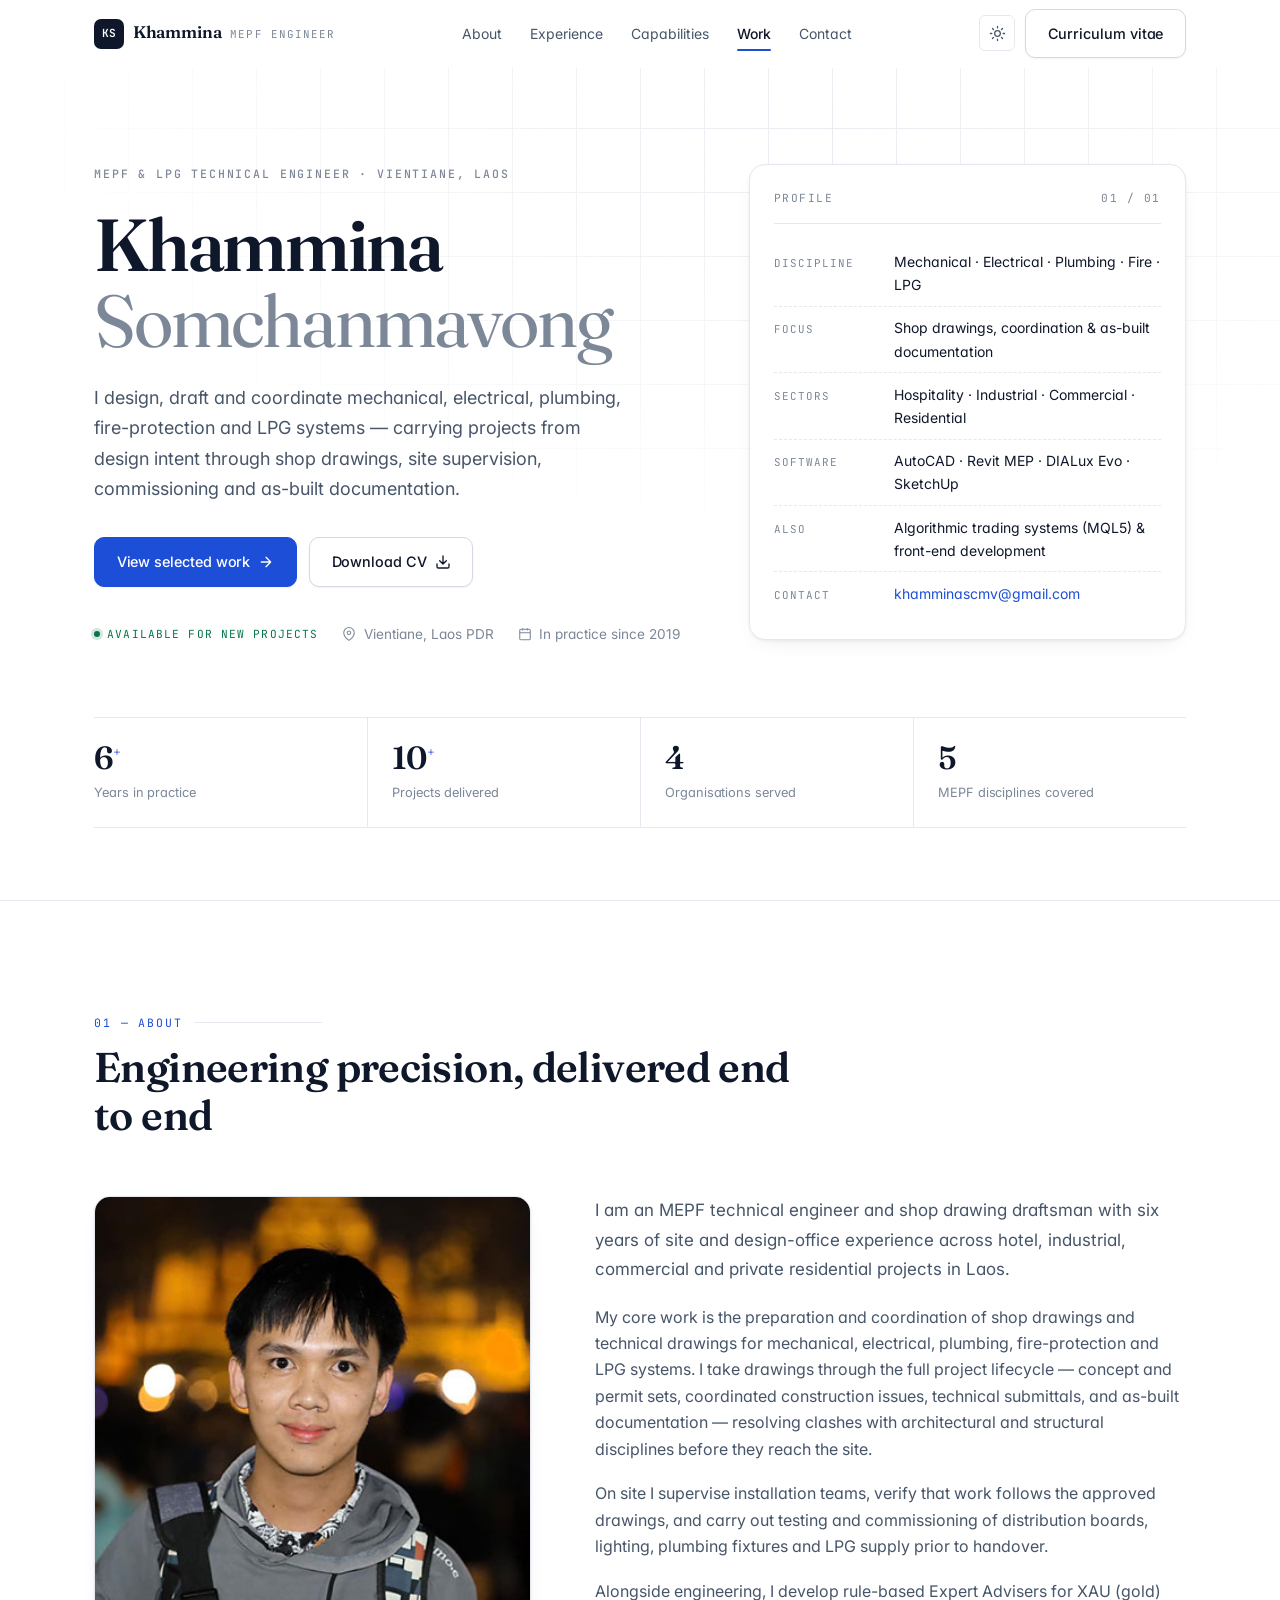
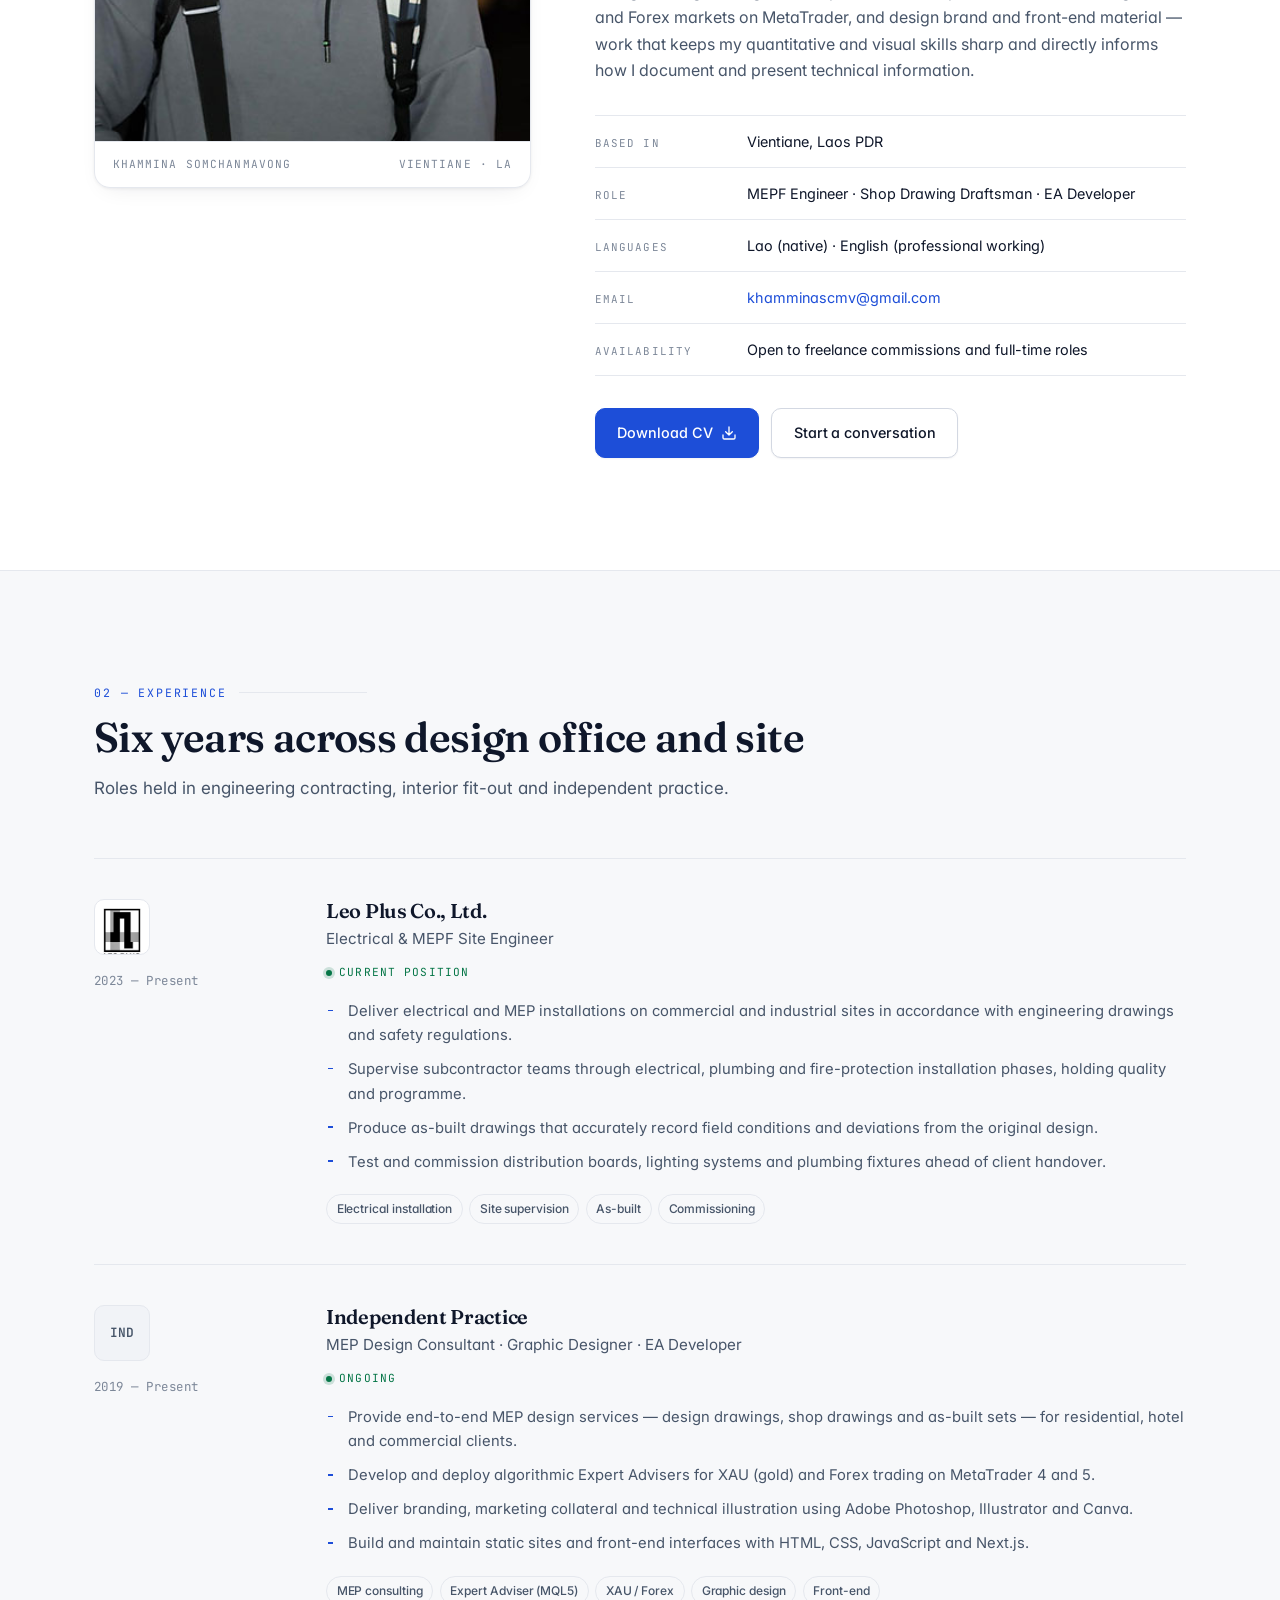
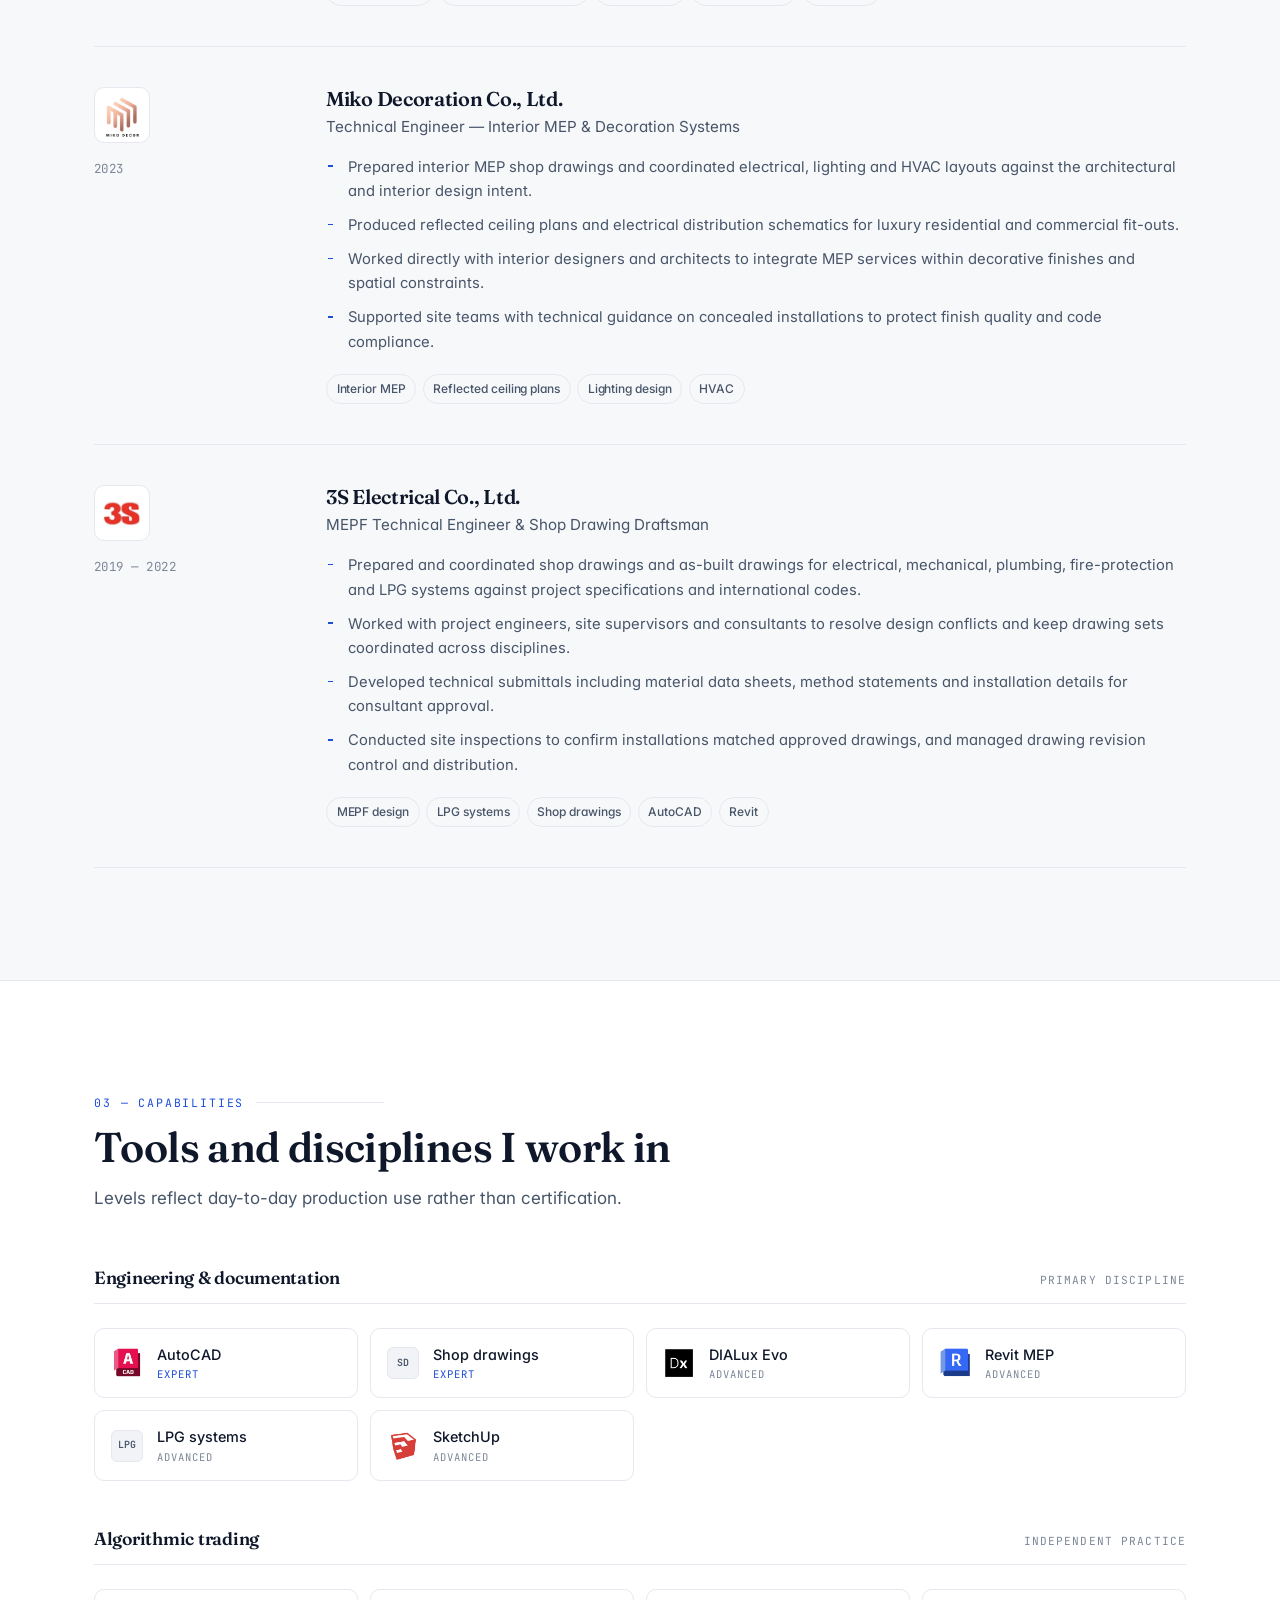
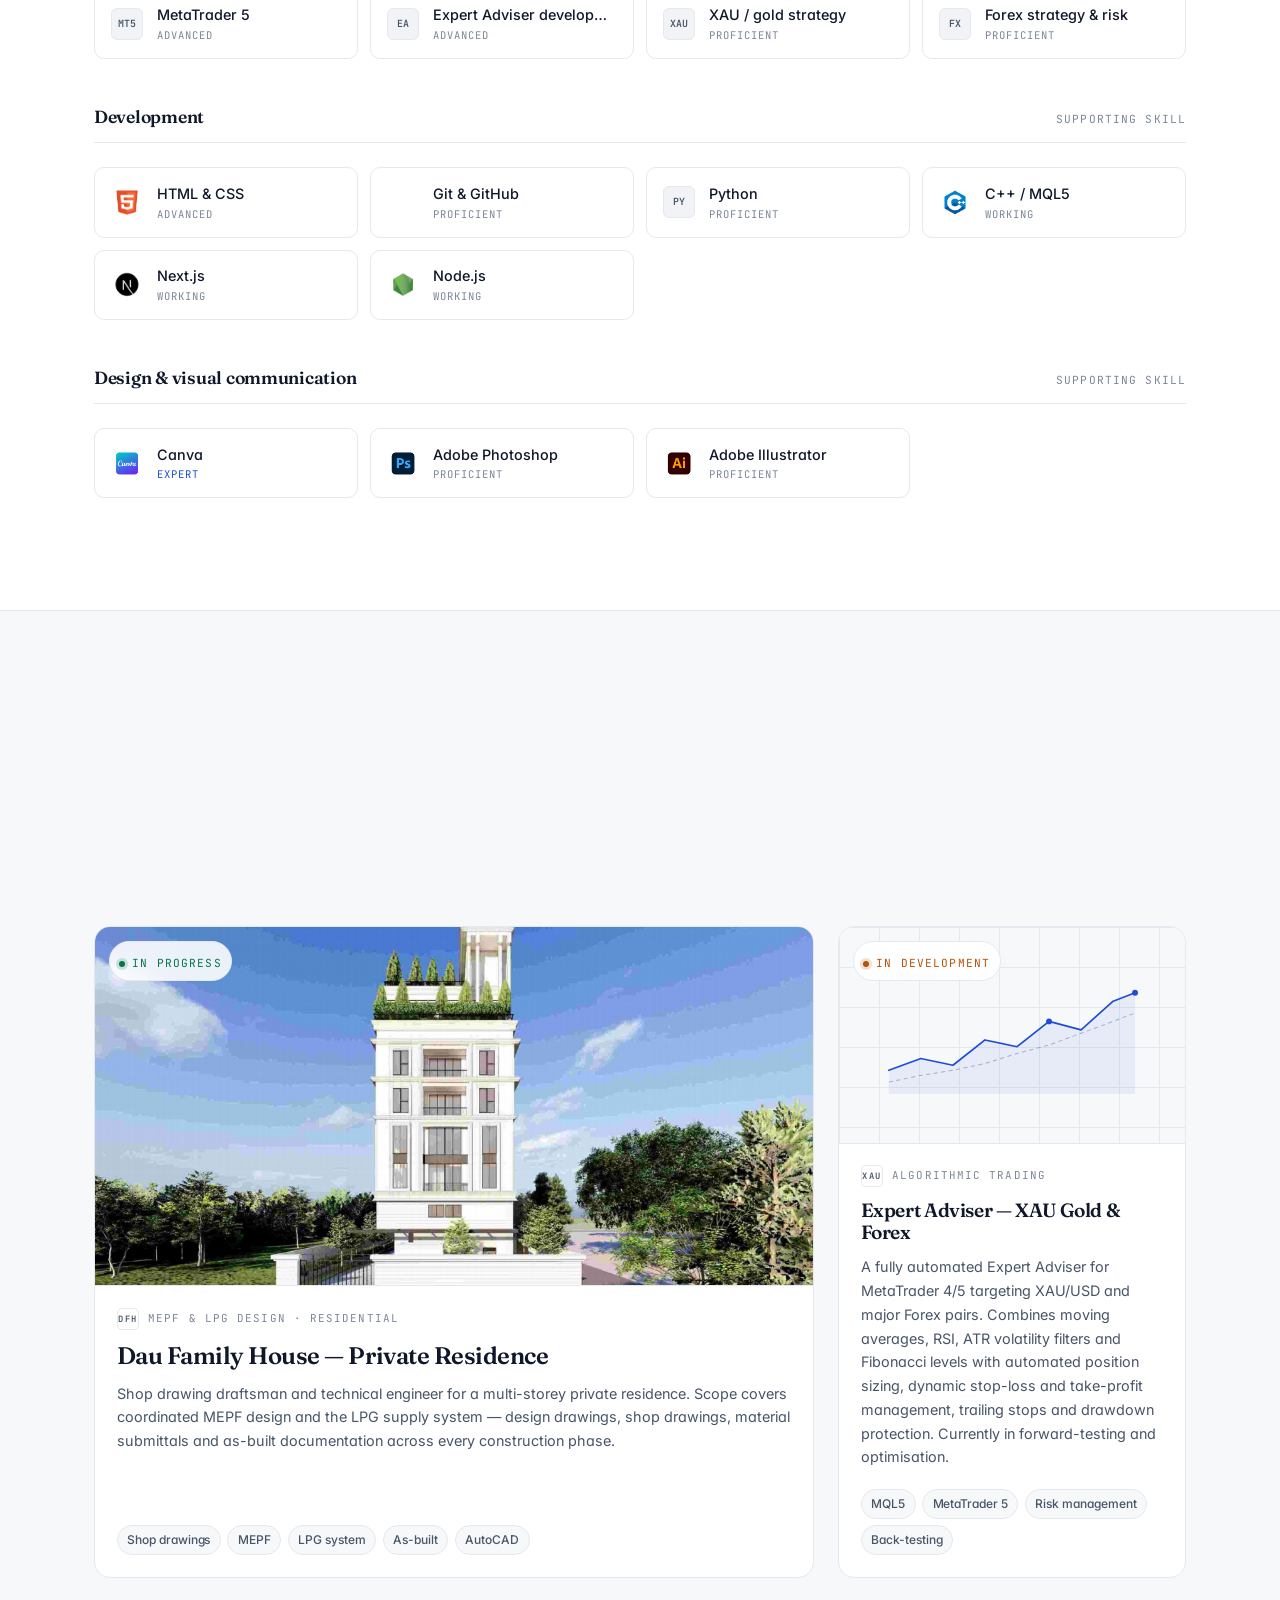
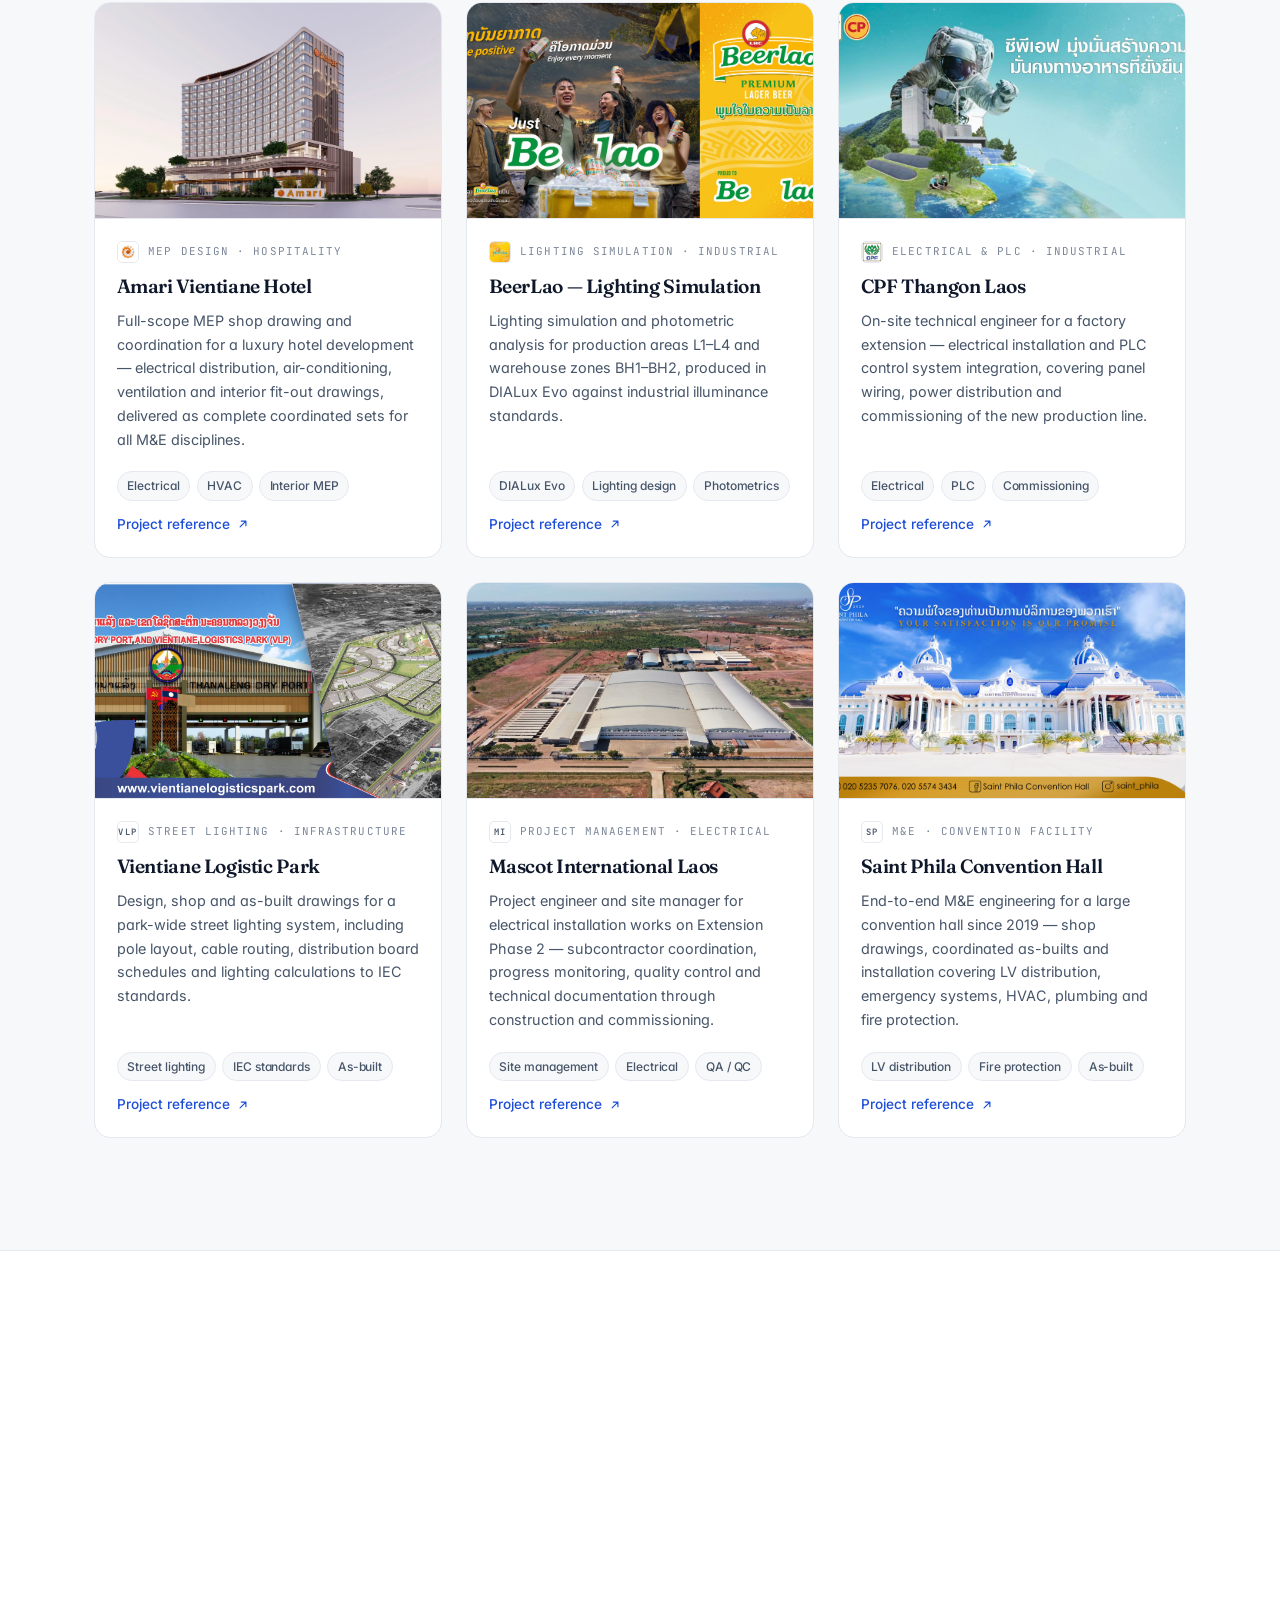
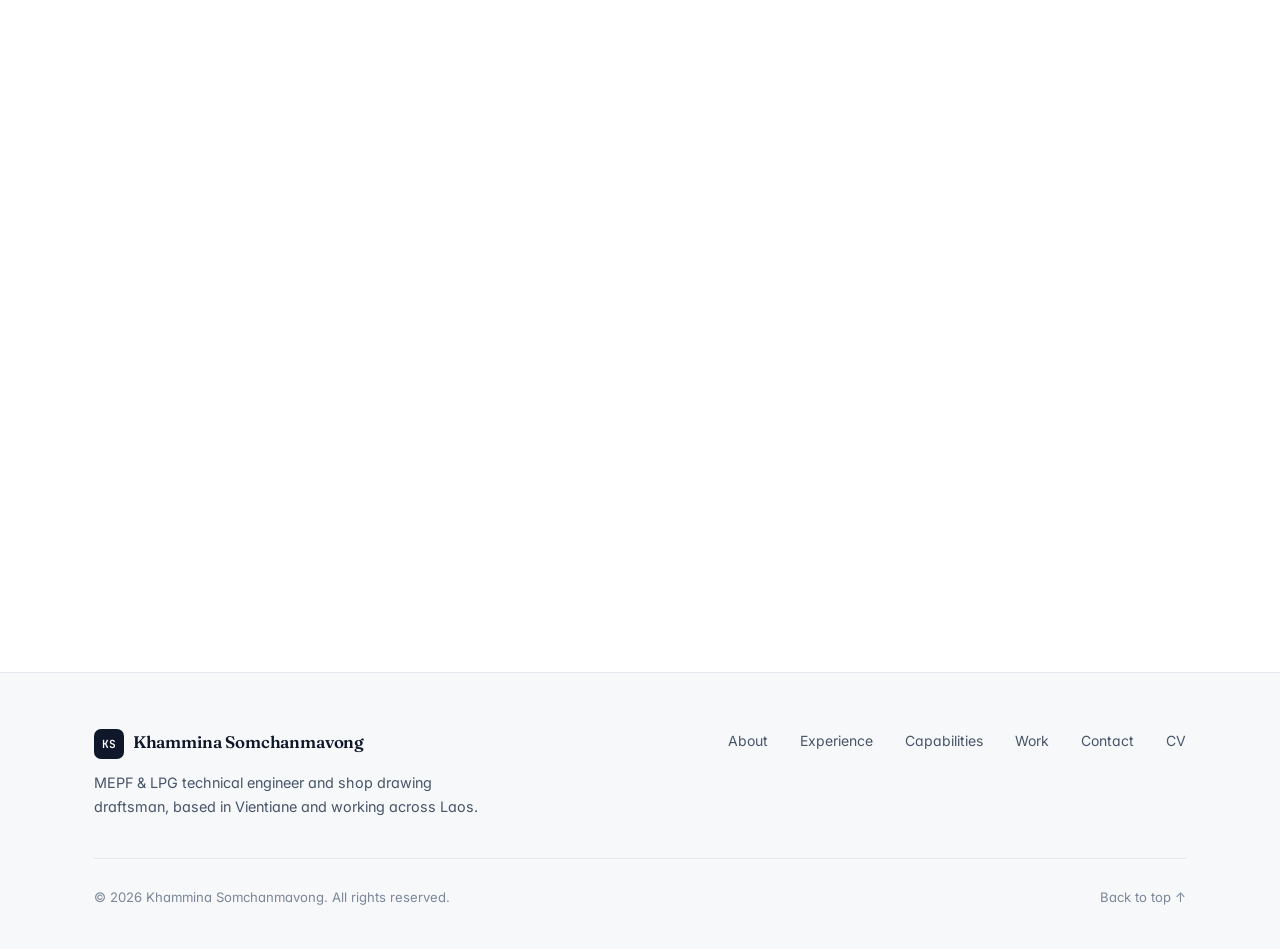
<file: index.html>
<!DOCTYPE html>
<html lang="en">
<head>
  <meta charset="UTF-8">
  <meta http-equiv="X-UA-Compatible" content="IE=edge">
  <meta name="viewport" content="width=device-width, initial-scale=1.0">

  <title>Khammina Somchanmavong — MEPF &amp; LPG Technical Engineer</title>
  <meta name="description" content="Khammina Somchanmavong — MEPF and LPG technical engineer and shop drawing draftsman based in Vientiane, Laos. Six years of design, coordination and site delivery across hotel, industrial and residential projects.">
  <meta name="author" content="Khammina Somchanmavong">
  <link rel="canonical" href="https://khammina.github.io/">

  <meta property="og:type" content="website">
  <meta property="og:url" content="https://khammina.github.io/">
  <meta property="og:title" content="Khammina Somchanmavong — MEPF &amp; LPG Technical Engineer">
  <meta property="og:description" content="MEPF and LPG technical engineer, shop drawing draftsman and algorithmic trading developer based in Vientiane, Laos.">
  <meta property="og:image" content="https://khammina.github.io/assets/images/khammina.webp">
  <meta name="twitter:card" content="summary_large_image">
  <meta name="theme-color" content="#ffffff" media="(prefers-color-scheme: light)">
  <meta name="theme-color" content="#0b0f16" media="(prefers-color-scheme: dark)">

  <!-- Favicon -->
  <link rel="icon" type="image/svg+xml" href="assets/main-favicon.svg?v=3">
  <link rel="icon" type="image/png" href="assets/main-favicon.png?v=3">
  <link rel="shortcut icon" href="assets/main-favicon.svg?v=3">

  <!-- Theme bootstrap — runs before paint to avoid a flash -->
  <script>
    (function () {
      try {
        var stored = localStorage.getItem('theme');
        if (stored === 'dark' || stored === 'light') {
          document.documentElement.setAttribute('data-theme', stored);
        }
      } catch (e) {}
    })();
  </script>

  <!-- Typography -->
  <link rel="preconnect" href="https://fonts.googleapis.com">
  <link rel="preconnect" href="https://fonts.gstatic.com" crossorigin>
  <link href="https://fonts.googleapis.com/css2?family=Fraunces:opsz,wght@9..144,400;500;600;700&family=Inter:wght@400;500;600&family=JetBrains+Mono:wght@400;500;600&display=swap" rel="stylesheet">

  <link rel="stylesheet" href="styles.css">

  <script type="application/ld+json">
  {
    "@context": "https://schema.org",
    "@type": "Person",
    "name": "Khammina Somchanmavong",
    "jobTitle": "MEPF & LPG Technical Engineer",
    "url": "https://khammina.github.io/",
    "email": "mailto:khamminascmv@gmail.com",
    "telephone": "+856-20-92482221",
    "address": { "@type": "PostalAddress", "addressLocality": "Vientiane", "addressCountry": "LA" },
    "sameAs": [
      "https://github.com/Khammina",
      "https://www.linkedin.com/in/khammina-scmv-3076a22a1"
    ],
    "knowsAbout": ["MEP Engineering", "Shop Drawings", "LPG Systems", "AutoCAD", "Revit MEP", "DIALux Evo", "Algorithmic Trading"]
  }
  </script>
</head>
<body>

  <!-- ══════════════════════════════════════════════
       NAVIGATION
  ══════════════════════════════════════════════ -->
  <header class="nav" id="nav">
    <div class="container nav-inner">
      <a href="#top" class="brand" aria-label="Khammina Somchanmavong — home">
        <span class="brand-mark" aria-hidden="true">KS</span>
        <span class="brand-name">Khammina</span>
        <span class="brand-role">MEPF Engineer</span>
      </a>

      <nav class="nav-links" aria-label="Primary">
        <a href="#about"        class="nav-link" data-section="about">About</a>
        <a href="#experience"   class="nav-link" data-section="experience">Experience</a>
        <a href="#capabilities" class="nav-link" data-section="capabilities">Capabilities</a>
        <a href="#work"         class="nav-link" data-section="work">Work</a>
        <a href="#contact"      class="nav-link" data-section="contact">Contact</a>
      </nav>

      <div class="nav-actions">
        <button class="icon-btn theme-toggle" id="themeToggle" type="button" aria-label="Switch colour theme">
          <svg class="icon-sun" width="17" height="17" viewBox="0 0 24 24" fill="none" stroke="currentColor" stroke-width="1.8" stroke-linecap="round">
            <circle cx="12" cy="12" r="4"></circle>
            <path d="M12 2v2M12 20v2M4.9 4.9l1.4 1.4M17.7 17.7l1.4 1.4M2 12h2M20 12h2M4.9 19.1l1.4-1.4M17.7 6.3l1.4-1.4"></path>
          </svg>
          <svg class="icon-moon" width="17" height="17" viewBox="0 0 24 24" fill="none" stroke="currentColor" stroke-width="1.8" stroke-linecap="round" stroke-linejoin="round">
            <path d="M21 12.8A9 9 0 1 1 11.2 3a7 7 0 0 0 9.8 9.8z"></path>
          </svg>
        </button>

        <a href="assets/Resume_Khammina SCMV.pdf" target="_blank" rel="noopener" class="btn btn-secondary nav-cta">Curriculum vitae</a>

        <button class="icon-btn nav-burger" id="navBurger" type="button" aria-label="Toggle menu" aria-expanded="false" aria-controls="navMobile">
          <span></span><span></span><span></span>
        </button>
      </div>
    </div>

    <div class="nav-mobile" id="navMobile">
      <div class="container">
        <a href="#about"        data-close>About</a>
        <a href="#experience"   data-close>Experience</a>
        <a href="#capabilities" data-close>Capabilities</a>
        <a href="#work"         data-close>Work</a>
        <a href="#contact"      data-close>Contact</a>
        <a href="assets/Resume_Khammina SCMV.pdf" target="_blank" rel="noopener" class="btn btn-primary">Download CV</a>
      </div>
    </div>
  </header>

  <main id="top">

    <!-- ══════════════════════════════════════════════
         HERO
    ══════════════════════════════════════════════ -->
    <section class="hero">
      <div class="hero-blueprint" aria-hidden="true"></div>

      <div class="container hero-inner">
        <div class="hero-grid">
          <div>
            <p class="eyebrow hero-eyebrow">MEPF &amp; LPG Technical Engineer · Vientiane, Laos</p>

            <h1 class="hero-title">
              <span>Khammina</span>
              <span class="is-muted">Somchanmavong</span>
            </h1>

            <p class="hero-lead">
              I design, draft and coordinate mechanical, electrical, plumbing, fire-protection
              and LPG systems — carrying projects from design intent through shop drawings,
              site supervision, commissioning and as-built documentation.
            </p>

            <div class="hero-actions">
              <a href="#work" class="btn btn-primary">
                <span>View selected work</span>
                <svg width="16" height="16" viewBox="0 0 24 24" fill="none" stroke="currentColor" stroke-width="2" stroke-linecap="round" stroke-linejoin="round"><path d="M5 12h14M12 5l7 7-7 7"></path></svg>
              </a>
              <a href="assets/Resume_Khammina SCMV.pdf" target="_blank" rel="noopener" class="btn btn-secondary">
                <span>Download CV</span>
                <svg width="16" height="16" viewBox="0 0 24 24" fill="none" stroke="currentColor" stroke-width="2" stroke-linecap="round" stroke-linejoin="round"><path d="M21 15v4a2 2 0 01-2 2H5a2 2 0 01-2-2v-4M7 10l5 5 5-5M12 15V3"></path></svg>
              </a>
            </div>

            <ul class="hero-meta">
              <li><span class="status">Available for new projects</span></li>
              <li>
                <svg width="14" height="14" viewBox="0 0 24 24" fill="none" stroke="currentColor" stroke-width="1.8"><path d="M21 10c0 7-9 13-9 13s-9-6-9-13a9 9 0 0 1 18 0z"></path><circle cx="12" cy="10" r="3"></circle></svg>
                Vientiane, Laos PDR
              </li>
              <li>
                <svg width="14" height="14" viewBox="0 0 24 24" fill="none" stroke="currentColor" stroke-width="1.8"><rect x="3" y="4" width="18" height="18" rx="2"></rect><path d="M16 2v4M8 2v4M3 10h18"></path></svg>
                In practice since 2019
              </li>
            </ul>
          </div>

          <aside class="card hero-card">
            <div class="hero-card-head">
              <span class="hero-card-title">Profile</span>
              <span class="hero-card-title">01 / 01</span>
            </div>

            <div class="spec-row">
              <span class="spec-key">Discipline</span>
              <span class="spec-val">Mechanical · Electrical · Plumbing · Fire · LPG</span>
            </div>
            <div class="spec-row">
              <span class="spec-key">Focus</span>
              <span class="spec-val">Shop drawings, coordination &amp; as-built documentation</span>
            </div>
            <div class="spec-row">
              <span class="spec-key">Sectors</span>
              <span class="spec-val">Hospitality · Industrial · Commercial · Residential</span>
            </div>
            <div class="spec-row">
              <span class="spec-key">Software</span>
              <span class="spec-val">AutoCAD · Revit MEP · DIALux Evo · SketchUp</span>
            </div>
            <div class="spec-row">
              <span class="spec-key">Also</span>
              <span class="spec-val">Algorithmic trading systems (MQL5) &amp; front-end development</span>
            </div>
            <div class="spec-row">
              <span class="spec-key">Contact</span>
              <span class="spec-val"><a href="mailto:khamminascmv@gmail.com">khamminascmv@gmail.com</a></span>
            </div>
          </aside>
        </div>

        <div class="hero-stats">
          <div class="stat">
            <p class="stat-value"><span data-count="6">6</span><sup>+</sup></p>
            <p class="stat-label">Years in practice</p>
          </div>
          <div class="stat">
            <p class="stat-value"><span data-count="10">10</span><sup>+</sup></p>
            <p class="stat-label">Projects delivered</p>
          </div>
          <div class="stat">
            <p class="stat-value"><span data-count="4">4</span></p>
            <p class="stat-label">Organisations served</p>
          </div>
          <div class="stat">
            <p class="stat-value"><span data-count="5">5</span></p>
            <p class="stat-label">MEPF disciplines covered</p>
          </div>
        </div>
      </div>
    </section>

    <!-- ══════════════════════════════════════════════
         ABOUT
    ══════════════════════════════════════════════ -->
    <section class="section" id="about">
      <div class="container">
        <div class="section-head reveal">
          <span class="section-index">01 — About</span>
          <h2 class="section-title">Engineering precision, delivered end to end</h2>
        </div>

        <div class="about-grid">
          <div class="reveal">
            <figure class="portrait">
              <img src="assets/images/khammina.webp" alt="Portrait of Khammina Somchanmavong" width="640" height="800" loading="lazy">
              <figcaption class="portrait-caption">
                <span>Khammina Somchanmavong</span>
                <span>Vientiane · LA</span>
              </figcaption>
            </figure>
          </div>

          <div class="about-body reveal">
            <p class="lead">
              I am an MEPF technical engineer and shop drawing draftsman with six years of
              site and design-office experience across hotel, industrial, commercial and
              private residential projects in Laos.
            </p>
            <p>
              My core work is the preparation and coordination of shop drawings and technical
              drawings for mechanical, electrical, plumbing, fire-protection and LPG systems.
              I take drawings through the full project lifecycle — concept and permit sets,
              coordinated construction issues, technical submittals, and as-built documentation
              — resolving clashes with architectural and structural disciplines before they
              reach the site.
            </p>
            <p>
              On site I supervise installation teams, verify that work follows the approved
              drawings, and carry out testing and commissioning of distribution boards,
              lighting, plumbing fixtures and LPG supply prior to handover.
            </p>
            <p>
              Alongside engineering, I develop rule-based Expert Advisers for XAU (gold) and
              Forex markets on MetaTrader, and design brand and front-end material — work that
              keeps my quantitative and visual skills sharp and directly informs how I document
              and present technical information.
            </p>

            <ul class="about-facts">
              <li><span class="fact-key">Based in</span><span class="fact-val">Vientiane, Laos PDR</span></li>
              <li><span class="fact-key">Role</span><span class="fact-val">MEPF Engineer · Shop Drawing Draftsman · EA Developer</span></li>
              <li><span class="fact-key">Languages</span><span class="fact-val">Lao (native) · English (professional working)</span></li>
              <li><span class="fact-key">Email</span><span class="fact-val"><a href="mailto:khamminascmv@gmail.com">khamminascmv@gmail.com</a></span></li>
              <li><span class="fact-key">Availability</span><span class="fact-val">Open to freelance commissions and full-time roles</span></li>
            </ul>

            <div class="about-actions">
              <a href="assets/Resume_Khammina SCMV.pdf" target="_blank" rel="noopener" class="btn btn-primary">
                <span>Download CV</span>
                <svg width="16" height="16" viewBox="0 0 24 24" fill="none" stroke="currentColor" stroke-width="2" stroke-linecap="round" stroke-linejoin="round"><path d="M21 15v4a2 2 0 01-2 2H5a2 2 0 01-2-2v-4M7 10l5 5 5-5M12 15V3"></path></svg>
              </a>
              <a href="#contact" class="btn btn-secondary">Start a conversation</a>
            </div>
          </div>
        </div>
      </div>
    </section>

    <!-- ══════════════════════════════════════════════
         EXPERIENCE
    ══════════════════════════════════════════════ -->
    <section class="section section--alt" id="experience">
      <div class="container">
        <div class="section-head reveal">
          <span class="section-index">02 — Experience</span>
          <h2 class="section-title">Six years across design office and site</h2>
          <p class="section-sub">Roles held in engineering contracting, interior fit-out and independent practice.</p>
        </div>

        <div class="timeline">

          <article class="job reveal">
            <div class="job-aside">
              <div class="job-logo"><img src="assets/images/LEO PLUS.png" alt="Leo Plus Co., Ltd. logo" loading="lazy"></div>
              <span class="job-period">2023 — Present</span>
            </div>
            <div>
              <h3 class="job-company">Leo Plus Co., Ltd.</h3>
              <p class="job-role">Electrical &amp; MEPF Site Engineer</p>
              <p class="job-status"><span class="status">Current position</span></p>
              <ul class="job-duties">
                <li>Deliver electrical and MEP installations on commercial and industrial sites in accordance with engineering drawings and safety regulations.</li>
                <li>Supervise subcontractor teams through electrical, plumbing and fire-protection installation phases, holding quality and programme.</li>
                <li>Produce as-built drawings that accurately record field conditions and deviations from the original design.</li>
                <li>Test and commission distribution boards, lighting systems and plumbing fixtures ahead of client handover.</li>
              </ul>
              <div class="chip-list">
                <span class="chip">Electrical installation</span>
                <span class="chip">Site supervision</span>
                <span class="chip">As-built</span>
                <span class="chip">Commissioning</span>
              </div>
            </div>
          </article>

          <article class="job reveal">
            <div class="job-aside">
              <div class="job-logo job-logo--text">IND</div>
              <span class="job-period">2019 — Present</span>
            </div>
            <div>
              <h3 class="job-company">Independent Practice</h3>
              <p class="job-role">MEP Design Consultant · Graphic Designer · EA Developer</p>
              <p class="job-status"><span class="status">Ongoing</span></p>
              <ul class="job-duties">
                <li>Provide end-to-end MEP design services — design drawings, shop drawings and as-built sets — for residential, hotel and commercial clients.</li>
                <li>Develop and deploy algorithmic Expert Advisers for XAU (gold) and Forex trading on MetaTrader 4 and 5.</li>
                <li>Deliver branding, marketing collateral and technical illustration using Adobe Photoshop, Illustrator and Canva.</li>
                <li>Build and maintain static sites and front-end interfaces with HTML, CSS, JavaScript and Next.js.</li>
              </ul>
              <div class="chip-list">
                <span class="chip">MEP consulting</span>
                <span class="chip">Expert Adviser (MQL5)</span>
                <span class="chip">XAU / Forex</span>
                <span class="chip">Graphic design</span>
                <span class="chip">Front-end</span>
              </div>
            </div>
          </article>

          <article class="job reveal">
            <div class="job-aside">
              <div class="job-logo"><img src="assets/images/MIKI DECRO.png" alt="Miko Decoration Co., Ltd. logo" loading="lazy"></div>
              <span class="job-period">2023</span>
            </div>
            <div>
              <h3 class="job-company">Miko Decoration Co., Ltd.</h3>
              <p class="job-role">Technical Engineer — Interior MEP &amp; Decoration Systems</p>
              <ul class="job-duties">
                <li>Prepared interior MEP shop drawings and coordinated electrical, lighting and HVAC layouts against the architectural and interior design intent.</li>
                <li>Produced reflected ceiling plans and electrical distribution schematics for luxury residential and commercial fit-outs.</li>
                <li>Worked directly with interior designers and architects to integrate MEP services within decorative finishes and spatial constraints.</li>
                <li>Supported site teams with technical guidance on concealed installations to protect finish quality and code compliance.</li>
              </ul>
              <div class="chip-list">
                <span class="chip">Interior MEP</span>
                <span class="chip">Reflected ceiling plans</span>
                <span class="chip">Lighting design</span>
                <span class="chip">HVAC</span>
              </div>
            </div>
          </article>

          <article class="job reveal">
            <div class="job-aside">
              <div class="job-logo"><img src="assets/images/3S ELECTRICAL.png" alt="3S Electrical Co., Ltd. logo" loading="lazy"></div>
              <span class="job-period">2019 — 2022</span>
            </div>
            <div>
              <h3 class="job-company">3S Electrical Co., Ltd.</h3>
              <p class="job-role">MEPF Technical Engineer &amp; Shop Drawing Draftsman</p>
              <ul class="job-duties">
                <li>Prepared and coordinated shop drawings and as-built drawings for electrical, mechanical, plumbing, fire-protection and LPG systems against project specifications and international codes.</li>
                <li>Worked with project engineers, site supervisors and consultants to resolve design conflicts and keep drawing sets coordinated across disciplines.</li>
                <li>Developed technical submittals including material data sheets, method statements and installation details for consultant approval.</li>
                <li>Conducted site inspections to confirm installations matched approved drawings, and managed drawing revision control and distribution.</li>
              </ul>
              <div class="chip-list">
                <span class="chip">MEPF design</span>
                <span class="chip">LPG systems</span>
                <span class="chip">Shop drawings</span>
                <span class="chip">AutoCAD</span>
                <span class="chip">Revit</span>
              </div>
            </div>
          </article>

        </div>
      </div>
    </section>

    <!-- ══════════════════════════════════════════════
         CAPABILITIES
    ══════════════════════════════════════════════ -->
    <section class="section" id="capabilities">
      <div class="container">
        <div class="section-head reveal">
          <span class="section-index">03 — Capabilities</span>
          <h2 class="section-title">Tools and disciplines I work in</h2>
          <p class="section-sub">Levels reflect day-to-day production use rather than certification.</p>
        </div>

        <div class="cap-group reveal">
          <div class="cap-head">
            <h3 class="cap-title">Engineering &amp; documentation</h3>
            <span class="cap-note">Primary discipline</span>
          </div>
          <div class="cap-grid">
            <div class="cap-item">
              <img src="assets/icons/autocadlogo.png" alt="" class="cap-icon" loading="lazy">
              <div class="cap-body"><p class="cap-name">AutoCAD</p><p class="cap-level cap-level--expert">Expert</p></div>
            </div>
            <div class="cap-item">
              <div class="cap-icon cap-icon--text">SD</div>
              <div class="cap-body"><p class="cap-name">Shop drawings</p><p class="cap-level cap-level--expert">Expert</p></div>
            </div>
            <div class="cap-item">
              <img src="assets/icons/DX.png" alt="" class="cap-icon" loading="lazy">
              <div class="cap-body"><p class="cap-name">DIALux Evo</p><p class="cap-level">Advanced</p></div>
            </div>
            <div class="cap-item">
              <img src="assets/icons/Revitlogo.png" alt="" class="cap-icon" loading="lazy">
              <div class="cap-body"><p class="cap-name">Revit MEP</p><p class="cap-level">Advanced</p></div>
            </div>
            <div class="cap-item">
              <div class="cap-icon cap-icon--text">LPG</div>
              <div class="cap-body"><p class="cap-name">LPG systems</p><p class="cap-level">Advanced</p></div>
            </div>
            <div class="cap-item">
              <img src="assets/icons/Sketchup.png" alt="" class="cap-icon" loading="lazy">
              <div class="cap-body"><p class="cap-name">SketchUp</p><p class="cap-level">Advanced</p></div>
            </div>
          </div>
        </div>

        <div class="cap-group reveal">
          <div class="cap-head">
            <h3 class="cap-title">Algorithmic trading</h3>
            <span class="cap-note">Independent practice</span>
          </div>
          <div class="cap-grid">
            <div class="cap-item">
              <div class="cap-icon cap-icon--text">MT5</div>
              <div class="cap-body"><p class="cap-name">MetaTrader 5</p><p class="cap-level">Advanced</p></div>
            </div>
            <div class="cap-item">
              <div class="cap-icon cap-icon--text">EA</div>
              <div class="cap-body"><p class="cap-name">Expert Adviser development</p><p class="cap-level">Advanced</p></div>
            </div>
            <div class="cap-item">
              <div class="cap-icon cap-icon--text">XAU</div>
              <div class="cap-body"><p class="cap-name">XAU / gold strategy</p><p class="cap-level">Proficient</p></div>
            </div>
            <div class="cap-item">
              <div class="cap-icon cap-icon--text">FX</div>
              <div class="cap-body"><p class="cap-name">Forex strategy &amp; risk</p><p class="cap-level">Proficient</p></div>
            </div>
          </div>
        </div>

        <div class="cap-group reveal">
          <div class="cap-head">
            <h3 class="cap-title">Development</h3>
            <span class="cap-note">Supporting skill</span>
          </div>
          <div class="cap-grid">
            <div class="cap-item">
              <img src="assets/icons/htmllogo.png" alt="" class="cap-icon" loading="lazy">
              <div class="cap-body"><p class="cap-name">HTML &amp; CSS</p><p class="cap-level">Advanced</p></div>
            </div>
            <div class="cap-item">
              <img src="assets/icons/githublogo.png" alt="" class="cap-icon invert-icon" loading="lazy">
              <div class="cap-body"><p class="cap-name">Git &amp; GitHub</p><p class="cap-level">Proficient</p></div>
            </div>
            <div class="cap-item">
              <div class="cap-icon cap-icon--text">PY</div>
              <div class="cap-body"><p class="cap-name">Python</p><p class="cap-level">Proficient</p></div>
            </div>
            <div class="cap-item">
              <img src="assets/icons/cpplogo.png" alt="" class="cap-icon" loading="lazy">
              <div class="cap-body"><p class="cap-name">C++ / MQL5</p><p class="cap-level">Working</p></div>
            </div>
            <div class="cap-item">
              <img src="assets/icons/nextlogo.png" alt="" class="cap-icon invert-icon" loading="lazy">
              <div class="cap-body"><p class="cap-name">Next.js</p><p class="cap-level">Working</p></div>
            </div>
            <div class="cap-item">
              <img src="assets/icons/node.png" alt="" class="cap-icon" loading="lazy">
              <div class="cap-body"><p class="cap-name">Node.js</p><p class="cap-level">Working</p></div>
            </div>
          </div>
        </div>

        <div class="cap-group reveal">
          <div class="cap-head">
            <h3 class="cap-title">Design &amp; visual communication</h3>
            <span class="cap-note">Supporting skill</span>
          </div>
          <div class="cap-grid">
            <div class="cap-item">
              <img src="assets/icons/canvalogo.png" alt="" class="cap-icon" loading="lazy">
              <div class="cap-body"><p class="cap-name">Canva</p><p class="cap-level cap-level--expert">Expert</p></div>
            </div>
            <div class="cap-item">
              <img src="assets/icons/pslogo.png" alt="" class="cap-icon" loading="lazy">
              <div class="cap-body"><p class="cap-name">Adobe Photoshop</p><p class="cap-level">Proficient</p></div>
            </div>
            <div class="cap-item">
              <img src="assets/icons/ailogo.png" alt="" class="cap-icon" loading="lazy">
              <div class="cap-body"><p class="cap-name">Adobe Illustrator</p><p class="cap-level">Proficient</p></div>
            </div>
          </div>
        </div>
      </div>
    </section>

    <!-- ══════════════════════════════════════════════
         SELECTED WORK
    ══════════════════════════════════════════════ -->
    <section class="section section--alt" id="work">
      <div class="container">
        <div class="section-head reveal">
          <span class="section-index">04 — Selected work</span>
          <h2 class="section-title">Projects and commissions</h2>
          <p class="section-sub">A cross-section of MEPF, lighting and site delivery work, plus current independent development.</p>
        </div>

        <div class="projects-grid">

          <article class="project project--featured reveal">
            <div class="project-media">
              <img src="assets/images/DAU Family House Cover .png" alt="Dau Family House — private residence" loading="lazy">
              <span class="project-flag"><span class="status">In progress</span></span>
            </div>
            <div class="project-body">
              <p class="project-meta">
                <span class="project-mark">DFH</span>
                MEPF &amp; LPG design · Residential
              </p>
              <h3 class="project-title">Dau Family House — Private Residence</h3>
              <p class="project-desc">
                Shop drawing draftsman and technical engineer for a multi-storey private residence.
                Scope covers coordinated MEPF design and the LPG supply system — design drawings,
                shop drawings, material submittals and as-built documentation across every
                construction phase.
              </p>
              <div class="chip-list">
                <span class="chip">Shop drawings</span>
                <span class="chip">MEPF</span>
                <span class="chip">LPG system</span>
                <span class="chip">As-built</span>
                <span class="chip">AutoCAD</span>
              </div>
            </div>
          </article>

          <article class="project reveal">
            <div class="project-media">
              <div class="chart-figure" aria-hidden="true">
                <svg viewBox="0 0 320 180" xmlns="http://www.w3.org/2000/svg">
                  <path d="M14 132 L52 118 L90 126 L128 96 L166 104 L204 74 L242 84 L280 50 L306 40 L306 160 L14 160 Z"
                        style="fill: var(--accent); opacity: 0.08;"></path>
                  <polyline points="14,132 52,118 90,126 128,96 166,104 204,74 242,84 280,50 306,40"
                            style="fill: none; stroke: var(--accent); stroke-width: 2; stroke-linejoin: round; stroke-linecap: round;"></polyline>
                  <polyline points="14,146 52,138 90,132 128,124 166,112 204,102 242,88 280,74 306,64"
                            style="fill: none; stroke: var(--ink-muted); stroke-width: 1.2; stroke-dasharray: 5 4; opacity: 0.6;"></polyline>
                  <circle cx="204" cy="74" r="3.5" style="fill: var(--accent);"></circle>
                  <circle cx="306" cy="40" r="3.5" style="fill: var(--accent);"></circle>
                  <text x="14" y="24" style="fill: var(--ink-muted); font-family: 'JetBrains Mono', monospace; font-size: 11px; letter-spacing: 0.12em;">XAU/USD · EA</text>
                </svg>
              </div>
              <span class="project-flag"><span class="status status--dev">In development</span></span>
            </div>
            <div class="project-body">
              <p class="project-meta">
                <span class="project-mark">XAU</span>
                Algorithmic trading
              </p>
              <h3 class="project-title">Expert Adviser — XAU Gold &amp; Forex</h3>
              <p class="project-desc">
                A fully automated Expert Adviser for MetaTrader 4/5 targeting XAU/USD and major
                Forex pairs. Combines moving averages, RSI, ATR volatility filters and Fibonacci
                levels with automated position sizing, dynamic stop-loss and take-profit
                management, trailing stops and drawdown protection. Currently in forward-testing
                and optimisation.
              </p>
              <div class="chip-list">
                <span class="chip">MQL5</span>
                <span class="chip">MetaTrader 5</span>
                <span class="chip">Risk management</span>
                <span class="chip">Back-testing</span>
              </div>
            </div>
          </article>

          <article class="project reveal">
            <div class="project-media">
              <img src="assets/images/Amari COVER.webp" alt="Amari Vientiane Hotel" loading="lazy">
            </div>
            <div class="project-body">
              <p class="project-meta">
                <img src="assets/images/Amari.webp" alt="" class="project-mark" loading="lazy">
                MEP design · Hospitality
              </p>
              <h3 class="project-title">Amari Vientiane Hotel</h3>
              <p class="project-desc">
                Full-scope MEP shop drawing and coordination for a luxury hotel development —
                electrical distribution, air-conditioning, ventilation and interior fit-out
                drawings, delivered as complete coordinated sets for all M&amp;E disciplines.
              </p>
              <div class="chip-list">
                <span class="chip">Electrical</span>
                <span class="chip">HVAC</span>
                <span class="chip">Interior MEP</span>
              </div>
              <a href="https://www.facebook.com/AmariVientianeLaos" target="_blank" rel="noopener" class="project-link">
                Project reference
                <svg width="14" height="14" viewBox="0 0 24 24" fill="none" stroke="currentColor" stroke-width="2" stroke-linecap="round" stroke-linejoin="round"><path d="M7 17L17 7M9 7h8v8"></path></svg>
              </a>
            </div>
          </article>

          <article class="project reveal">
            <div class="project-media">
              <img src="assets/images/beerlaoCover.webp" alt="BeerLao lighting simulation" loading="lazy">
            </div>
            <div class="project-body">
              <p class="project-meta">
                <img src="assets/images/beerlaos.webp" alt="" class="project-mark" loading="lazy">
                Lighting simulation · Industrial
              </p>
              <h3 class="project-title">BeerLao — Lighting Simulation</h3>
              <p class="project-desc">
                Lighting simulation and photometric analysis for production areas L1–L4 and
                warehouse zones BH1–BH2, produced in DIALux Evo against industrial illuminance
                standards.
              </p>
              <div class="chip-list">
                <span class="chip">DIALux Evo</span>
                <span class="chip">Lighting design</span>
                <span class="chip">Photometrics</span>
              </div>
              <a href="https://web.facebook.com/beerlao" target="_blank" rel="noopener" class="project-link">
                Project reference
                <svg width="14" height="14" viewBox="0 0 24 24" fill="none" stroke="currentColor" stroke-width="2" stroke-linecap="round" stroke-linejoin="round"><path d="M7 17L17 7M9 7h8v8"></path></svg>
              </a>
            </div>
          </article>

          <article class="project reveal">
            <div class="project-media">
              <img src="assets/images/cpfcover.webp" alt="CPF Thangon Laos factory extension" loading="lazy">
            </div>
            <div class="project-body">
              <p class="project-meta">
                <img src="assets/images/cpf.webp" alt="" class="project-mark" loading="lazy">
                Electrical &amp; PLC · Industrial
              </p>
              <h3 class="project-title">CPF Thangon Laos</h3>
              <p class="project-desc">
                On-site technical engineer for a factory extension — electrical installation and
                PLC control system integration, covering panel wiring, power distribution and
                commissioning of the new production line.
              </p>
              <div class="chip-list">
                <span class="chip">Electrical</span>
                <span class="chip">PLC</span>
                <span class="chip">Commissioning</span>
              </div>
              <a href="https://web.facebook.com/CPFGroup" target="_blank" rel="noopener" class="project-link">
                Project reference
                <svg width="14" height="14" viewBox="0 0 24 24" fill="none" stroke="currentColor" stroke-width="2" stroke-linecap="round" stroke-linejoin="round"><path d="M7 17L17 7M9 7h8v8"></path></svg>
              </a>
            </div>
          </article>

          <article class="project reveal">
            <div class="project-media">
              <img src="assets/images/Vientiane Logistic.webp" alt="Vientiane Logistic Park street lighting" loading="lazy">
            </div>
            <div class="project-body">
              <p class="project-meta">
                <span class="project-mark">VLP</span>
                Street lighting · Infrastructure
              </p>
              <h3 class="project-title">Vientiane Logistic Park</h3>
              <p class="project-desc">
                Design, shop and as-built drawings for a park-wide street lighting system,
                including pole layout, cable routing, distribution board schedules and lighting
                calculations to IEC standards.
              </p>
              <div class="chip-list">
                <span class="chip">Street lighting</span>
                <span class="chip">IEC standards</span>
                <span class="chip">As-built</span>
              </div>
              <a href="https://web.facebook.com/vientianelogisticspark" target="_blank" rel="noopener" class="project-link">
                Project reference
                <svg width="14" height="14" viewBox="0 0 24 24" fill="none" stroke="currentColor" stroke-width="2" stroke-linecap="round" stroke-linejoin="round"><path d="M7 17L17 7M9 7h8v8"></path></svg>
              </a>
            </div>
          </article>

          <article class="project reveal">
            <div class="project-media">
              <img src="assets/images/Mascot Cover.webp" alt="Mascot International Laos extension" loading="lazy">
            </div>
            <div class="project-body">
              <p class="project-meta">
                <span class="project-mark">MI</span>
                Project management · Electrical
              </p>
              <h3 class="project-title">Mascot International Laos</h3>
              <p class="project-desc">
                Project engineer and site manager for electrical installation works on Extension
                Phase 2 — subcontractor coordination, progress monitoring, quality control and
                technical documentation through construction and commissioning.
              </p>
              <div class="chip-list">
                <span class="chip">Site management</span>
                <span class="chip">Electrical</span>
                <span class="chip">QA / QC</span>
              </div>
              <a href="https://web.facebook.com/mascotlaos" target="_blank" rel="noopener" class="project-link">
                Project reference
                <svg width="14" height="14" viewBox="0 0 24 24" fill="none" stroke="currentColor" stroke-width="2" stroke-linecap="round" stroke-linejoin="round"><path d="M7 17L17 7M9 7h8v8"></path></svg>
              </a>
            </div>
          </article>

          <article class="project reveal">
            <div class="project-media">
              <img src="assets/images/AXOCEAN-project.webp" alt="Saint Phila Convention Hall" loading="lazy">
            </div>
            <div class="project-body">
              <p class="project-meta">
                <span class="project-mark">SP</span>
                M&amp;E · Convention facility
              </p>
              <h3 class="project-title">Saint Phila Convention Hall</h3>
              <p class="project-desc">
                End-to-end M&amp;E engineering for a large convention hall since 2019 — shop
                drawings, coordinated as-builts and installation covering LV distribution,
                emergency systems, HVAC, plumbing and fire protection.
              </p>
              <div class="chip-list">
                <span class="chip">LV distribution</span>
                <span class="chip">Fire protection</span>
                <span class="chip">As-built</span>
              </div>
              <a href="https://web.facebook.com/SaintPhila" target="_blank" rel="noopener" class="project-link">
                Project reference
                <svg width="14" height="14" viewBox="0 0 24 24" fill="none" stroke="currentColor" stroke-width="2" stroke-linecap="round" stroke-linejoin="round"><path d="M7 17L17 7M9 7h8v8"></path></svg>
              </a>
            </div>
          </article>

        </div>
      </div>
    </section>

    <!-- ══════════════════════════════════════════════
         CONTACT
    ══════════════════════════════════════════════ -->
    <section class="section" id="contact">
      <div class="container">
        <div class="section-head reveal">
          <span class="section-index">05 — Contact</span>
          <h2 class="section-title">Let's discuss your project</h2>
          <p class="section-sub">Available for MEPF design packages, shop drawing production, lighting studies and site engineering support.</p>
        </div>

        <div class="contact-grid">
          <div class="reveal">
            <p class="lead contact-intro">
              Send a short brief — scope, sector and programme — and I will come back with an
              approach, a realistic timeline and a fee proposal. Replies usually within one
              working day.
            </p>

            <ul class="contact-list">
              <li>
                <span class="contact-ico">
                  <svg width="18" height="18" viewBox="0 0 24 24" fill="none" stroke="currentColor" stroke-width="1.8" stroke-linecap="round" stroke-linejoin="round"><rect x="2" y="4" width="20" height="16" rx="2"></rect><polyline points="22,6 12,13 2,6"></polyline></svg>
                </span>
                <span>
                  <span class="contact-key">Email</span>
                  <a href="mailto:khamminascmv@gmail.com" class="contact-val">khamminascmv@gmail.com</a>
                </span>
              </li>
              <li>
                <span class="contact-ico">
                  <svg width="18" height="18" viewBox="0 0 24 24" fill="none" stroke="currentColor" stroke-width="1.8" stroke-linecap="round" stroke-linejoin="round"><path d="M22 16.92v3a2 2 0 0 1-2.18 2 19.79 19.79 0 0 1-8.63-3.07A19.5 19.5 0 0 1 4.69 12a19.79 19.79 0 0 1-3.07-8.67A2 2 0 0 1 3.6 1.27h3a2 2 0 0 1 2 1.72 12.84 12.84 0 0 0 .7 2.81 2 2 0 0 1-.45 2.11L8.09 8.91a16 16 0 0 0 6 6l.79-.86a2 2 0 0 1 2.11-.45 12.84 12.84 0 0 0 2.81.7A2 2 0 0 1 22 16.92z"></path></svg>
                </span>
                <span>
                  <span class="contact-key">Phone</span>
                  <a href="tel:+8562092482221" class="contact-val">+856 20 9248 2221</a>
                </span>
              </li>
              <li>
                <span class="contact-ico">
                  <svg width="18" height="18" viewBox="0 0 32 32" fill="currentColor"><path d="M16 0C7.163 0 0 7.163 0 16c0 2.833.737 5.49 2.027 7.8L0 32l8.418-2.004A15.93 15.93 0 0 0 16 32c8.837 0 16-7.163 16-16S24.837 0 16 0zm0 29.333a13.27 13.27 0 0 1-6.765-1.843l-.485-.288-5.003 1.191 1.211-4.865-.316-.499A13.241 13.241 0 0 1 2.667 16C2.667 8.636 8.636 2.667 16 2.667S29.333 8.636 29.333 16 23.364 29.333 16 29.333zm7.27-9.907c-.399-.2-2.36-1.164-2.725-1.297-.365-.133-.631-.2-.897.2-.266.399-1.031 1.297-1.264 1.563-.233.266-.465.3-.864.1-.399-.2-1.685-.621-3.21-1.981-1.186-1.059-1.987-2.367-2.22-2.766-.233-.399-.025-.615.175-.814.179-.179.399-.465.599-.698.2-.233.266-.399.399-.665.133-.266.066-.499-.033-.698-.1-.2-.897-2.162-1.23-2.96-.324-.777-.653-.672-.897-.684l-.765-.013c-.266 0-.698.1-1.064.499-.365.399-1.397 1.364-1.397 3.327s1.43 3.859 1.629 4.125c.2.266 2.815 4.299 6.822 6.029.953.411 1.696.657 2.276.841.956.304 1.826.261 2.514.158.767-.114 2.36-.965 2.693-1.897.333-.932.333-1.731.233-1.897-.1-.166-.365-.266-.765-.465z"></path></svg>
                </span>
                <span>
                  <span class="contact-key">WhatsApp</span>
                  <a href="https://wa.me/qr/BOEMZA3V573MI1" target="_blank" rel="noopener" class="contact-val">Message on WhatsApp</a>
                </span>
              </li>
              <li>
                <span class="contact-ico">
                  <svg width="18" height="18" viewBox="0 0 24 24" fill="none" stroke="currentColor" stroke-width="1.8" stroke-linecap="round" stroke-linejoin="round"><path d="M21 10c0 7-9 13-9 13s-9-6-9-13a9 9 0 0 1 18 0z"></path><circle cx="12" cy="10" r="3"></circle></svg>
                </span>
                <span>
                  <span class="contact-key">Location</span>
                  <span class="contact-val">Vientiane, Laos PDR</span>
                </span>
              </li>
              <li>
                <span class="contact-ico">
                  <svg width="18" height="18" viewBox="0 0 24 24" fill="none" stroke="currentColor" stroke-width="1.8" stroke-linecap="round" stroke-linejoin="round"><path d="M9 19c-5 1.5-5-2.5-7-3m14 6v-3.87a3.37 3.37 0 0 0-.94-2.61c3.14-.35 6.44-1.54 6.44-7A5.44 5.44 0 0 0 20 4.77 5.07 5.07 0 0 0 19.91 1S18.73.65 16 2.48a13.38 13.38 0 0 0-7 0C6.27.65 5.09 1 5.09 1A5.07 5.07 0 0 0 5 4.77a5.44 5.44 0 0 0-1.5 3.78c0 5.42 3.3 6.61 6.44 7A3.37 3.37 0 0 0 9 18.13V22"></path></svg>
                </span>
                <span>
                  <span class="contact-key">GitHub</span>
                  <a href="https://github.com/Khammina" target="_blank" rel="noopener" class="contact-val">github.com/Khammina</a>
                </span>
              </li>
            </ul>

            <div class="contact-socials">
              <a href="https://www.linkedin.com/in/khammina-scmv-3076a22a1" target="_blank" rel="noopener" class="icon-btn" aria-label="LinkedIn">
                <svg width="17" height="17" viewBox="0 0 448 512" fill="currentColor"><path d="M100.28 448H7.4V148.9h92.88zM53.79 108.1C24.09 108.1 0 83.5 0 53.8a53.79 53.79 0 0 1 107.58 0c0 29.7-24.1 54.3-53.79 54.3zM447.9 448h-92.68V302.4c0-34.7-.7-79.2-48.29-79.2-48.29 0-55.69 37.7-55.69 76.7V448h-92.78V148.9h89.08v40.8h1.3c12.4-23.5 42.69-48.3 87.88-48.3 94 0 111.28 61.9 111.28 142.3V448z"></path></svg>
              </a>
              <a href="https://github.com/Khammina" target="_blank" rel="noopener" class="icon-btn" aria-label="GitHub">
                <svg width="17" height="17" viewBox="0 0 24 24" fill="none" stroke="currentColor" stroke-width="1.8" stroke-linecap="round" stroke-linejoin="round"><path d="M9 19c-5 1.5-5-2.5-7-3m14 6v-3.87a3.37 3.37 0 0 0-.94-2.61c3.14-.35 6.44-1.54 6.44-7A5.44 5.44 0 0 0 20 4.77 5.07 5.07 0 0 0 19.91 1S18.73.65 16 2.48a13.38 13.38 0 0 0-7 0C6.27.65 5.09 1 5.09 1A5.07 5.07 0 0 0 5 4.77a5.44 5.44 0 0 0-1.5 3.78c0 5.42 3.3 6.61 6.44 7A3.37 3.37 0 0 0 9 18.13V22"></path></svg>
              </a>
              <a href="https://www.instagram.com/i5_kouy" target="_blank" rel="noopener" class="icon-btn" aria-label="Instagram">
                <svg width="17" height="17" viewBox="0 0 448 512" fill="currentColor"><path d="M224.1 141c-63.6 0-114.9 51.3-114.9 114.9s51.3 114.9 114.9 114.9S339 319.5 339 255.9 287.7 141 224.1 141zm0 189.6c-41.1 0-74.7-33.5-74.7-74.7s33.5-74.7 74.7-74.7 74.7 33.5 74.7 74.7-33.6 74.7-74.7 74.7zm146.4-194.3c0 14.9-12 26.8-26.8 26.8-14.9 0-26.8-12-26.8-26.8s12-26.8 26.8-26.8 26.8 12 26.8 26.8zm76.1 27.2c-1.7-35.9-9.9-67.7-36.2-93.9-26.2-26.2-58-34.4-93.9-36.2-37-2.1-147.9-2.1-184.9 0-35.8 1.7-67.6 9.9-93.9 36.1s-34.4 58-36.2 93.9c-2.1 37-2.1 147.9 0 184.9 1.7 35.9 9.9 67.7 36.2 93.9s58 34.4 93.9 36.2c37 2.1 147.9 2.1 184.9 0 35.9-1.7 67.7-9.9 93.9-36.2 26.2-26.2 34.4-58 36.2-93.9 2.1-37 2.1-147.8 0-184.8zM398.8 388c-7.8 19.6-22.9 34.7-42.6 42.6-29.5 11.7-99.5 9-132.1 9s-102.7 2.6-132.1-9c-19.6-7.8-34.7-22.9-42.6-42.6-11.7-29.5-9-99.5-9-132.1s-2.6-102.7 9-132.1c7.8-19.6 22.9-34.7 42.6-42.6 29.5-11.7 99.5-9 132.1-9s102.7-2.6 132.1 9c19.6 7.8 34.7 22.9 42.6 42.6 11.7 29.5 9 99.5 9 132.1s2.7 102.7-9 132.1z"></path></svg>
              </a>
              <a href="assets/Resume_Khammina SCMV.pdf" target="_blank" rel="noopener" class="icon-btn" aria-label="Download CV">
                <svg width="17" height="17" viewBox="0 0 24 24" fill="none" stroke="currentColor" stroke-width="1.8" stroke-linecap="round" stroke-linejoin="round"><path d="M21 15v4a2 2 0 0 1-2 2H5a2 2 0 0 1-2-2v-4"></path><polyline points="7 10 12 15 17 10"></polyline><line x1="12" y1="15" x2="12" y2="3"></line></svg>
              </a>
            </div>
          </div>

          <form class="card form reveal" id="contactForm" novalidate>
            <div class="form-row">
              <div class="field">
                <label for="name">Full name</label>
                <input type="text" id="name" name="name" placeholder="Your name" autocomplete="name" required>
              </div>
              <div class="field">
                <label for="email">Email</label>
                <input type="email" id="email" name="email" placeholder="you@company.com" autocomplete="email" required>
              </div>
            </div>
            <div class="field">
              <label for="subject">Subject</label>
              <input type="text" id="subject" name="subject" placeholder="Project enquiry, collaboration, other" required>
            </div>
            <div class="field">
              <label for="message">Message</label>
              <textarea id="message" name="message" rows="6" placeholder="Scope, sector, programme and anything else that helps me respond properly." required></textarea>
            </div>
            <button type="submit" class="btn btn-primary">
              <span>Send message</span>
              <svg width="16" height="16" viewBox="0 0 24 24" fill="none" stroke="currentColor" stroke-width="2" stroke-linecap="round" stroke-linejoin="round"><line x1="22" y1="2" x2="11" y2="13"></line><polygon points="22 2 15 22 11 13 2 9 22 2"></polygon></svg>
            </button>
            <p class="form-note" id="formNote" aria-live="polite">This form opens your email client with the message pre-filled.</p>
          </form>
        </div>
      </div>
    </section>

  </main>

  <!-- ══════════════════════════════════════════════
       FOOTER
  ══════════════════════════════════════════════ -->
  <footer class="footer">
    <div class="container">
      <div class="footer-top">
        <div class="footer-blurb">
          <a href="#top" class="brand">
            <span class="brand-mark" aria-hidden="true">KS</span>
            <span class="brand-name">Khammina Somchanmavong</span>
          </a>
          <p>MEPF &amp; LPG technical engineer and shop drawing draftsman, based in Vientiane and working across Laos.</p>
        </div>
        <nav class="footer-nav" aria-label="Footer">
          <a href="#about">About</a>
          <a href="#experience">Experience</a>
          <a href="#capabilities">Capabilities</a>
          <a href="#work">Work</a>
          <a href="#contact">Contact</a>
          <a href="assets/Resume_Khammina SCMV.pdf" target="_blank" rel="noopener">CV</a>
        </nav>
      </div>
      <div class="footer-bottom">
        <p>© <span id="footerYear">2026</span> Khammina Somchanmavong. All rights reserved.</p>
        <p><a href="#top">Back to top ↑</a></p>
      </div>
    </div>
  </footer>

  <script src="scripts.js" defer></script>
</body>
</html>
</file>
<file: styles.css>
/* ============================================================
   Khammina Somchanmavong — Portfolio
   Professional edition · Light default with dark mode
   ============================================================ */

/* ── 1. DESIGN TOKENS ──────────────────────────────────────── */
:root {
  color-scheme: light;

  /* Surfaces */
  --bg:            #ffffff;
  --bg-subtle:     #f7f8fa;
  --bg-inset:      #f1f3f7;
  --surface:       #ffffff;
  --surface-hover: #fbfcfd;

  /* Lines */
  --line:          #e5e8ee;
  --line-strong:   #d3d8e2;

  /* Ink */
  --ink:           #0f172a;
  --ink-secondary: #475569;
  --ink-muted:     #7c8798;
  --ink-inverse:   #ffffff;

  /* Accent — engineering blue */
  --accent:        #1d4ed8;
  --accent-hover:  #1a3fb0;
  --accent-soft:   #eef3ff;
  --accent-line:   #c3d4ff;

  /* Status */
  --positive:      #067647;
  --positive-soft: #e9f6ef;
  --warning:       #b45309;
  --danger:        #b42318;

  /* Type */
  --font-display: 'Fraunces', 'Iowan Old Style', Georgia, serif;
  --font-body:    'Inter', -apple-system, BlinkMacSystemFont, 'Segoe UI', sans-serif;
  --font-mono:    'JetBrains Mono', ui-monospace, 'SFMono-Regular', Consolas, monospace;

  /* Geometry */
  --radius-sm: 6px;
  --radius:    10px;
  --radius-lg: 16px;

  /* Elevation */
  --shadow-sm: 0 1px 2px rgba(15, 23, 42, 0.05);
  --shadow:    0 1px 3px rgba(15, 23, 42, 0.06), 0 8px 24px -12px rgba(15, 23, 42, 0.12);
  --shadow-lg: 0 2px 6px rgba(15, 23, 42, 0.05), 0 24px 48px -24px rgba(15, 23, 42, 0.22);

  /* Motion */
  --ease: cubic-bezier(0.22, 0.61, 0.36, 1);
  --t:    180ms var(--ease);

  /* Layout */
  --container: 1140px;
  --nav-h: 68px;
}

[data-theme='dark'] {
  color-scheme: dark;

  --bg:            #0b0f16;
  --bg-subtle:     #0f141d;
  --bg-inset:      #141b26;
  --surface:       #111823;
  --surface-hover: #16202c;

  --line:          #212b39;
  --line-strong:   #2d3a4c;

  --ink:           #e8edf5;
  --ink-secondary: #a7b3c4;
  --ink-muted:     #7d8a9c;
  --ink-inverse:   #0b0f16;

  --accent:        #7ba6ff;
  --accent-hover:  #9dbcff;
  --accent-soft:   rgba(123, 166, 255, 0.10);
  --accent-line:   rgba(123, 166, 255, 0.32);

  --positive:      #4ade80;
  --positive-soft: rgba(74, 222, 128, 0.10);
  --warning:       #fbbf24;
  --danger:        #f87171;

  --shadow-sm: 0 1px 2px rgba(0, 0, 0, 0.4);
  --shadow:    0 1px 3px rgba(0, 0, 0, 0.4), 0 8px 24px -12px rgba(0, 0, 0, 0.6);
  --shadow-lg: 0 2px 6px rgba(0, 0, 0, 0.4), 0 24px 48px -24px rgba(0, 0, 0, 0.8);
}

/* ── 2. RESET & BASE ───────────────────────────────────────── */
*, *::before, *::after { box-sizing: border-box; margin: 0; padding: 0; }

html {
  scroll-behavior: smooth;
  scroll-padding-top: calc(var(--nav-h) + 24px);
  -webkit-text-size-adjust: 100%;
}

body {
  background: var(--bg);
  color: var(--ink);
  font-family: var(--font-body);
  font-size: 1rem;
  line-height: 1.65;
  font-feature-settings: 'kern' 1, 'liga' 1, 'cv11' 1;
  -webkit-font-smoothing: antialiased;
  -moz-osx-font-smoothing: grayscale;
  overflow-x: hidden;
  transition: background-color 240ms var(--ease), color 240ms var(--ease);
}

img, svg { max-width: 100%; display: block; }
a { color: inherit; text-decoration: none; }
ul, ol { list-style: none; }
button { cursor: pointer; border: none; background: none; font: inherit; color: inherit; }
input, textarea, select { font: inherit; color: inherit; }
strong { font-weight: 600; color: var(--ink); }

:focus-visible {
  outline: 2px solid var(--accent);
  outline-offset: 3px;
  border-radius: 3px;
}

::selection { background: var(--accent); color: #fff; }

/* ── 3. TYPOGRAPHY ─────────────────────────────────────────── */
h1, h2, h3, h4 {
  font-family: var(--font-display);
  font-weight: 600;
  line-height: 1.15;
  letter-spacing: -0.015em;
  color: var(--ink);
  font-variation-settings: 'SOFT' 0, 'WONK' 0;
}

.eyebrow {
  font-family: var(--font-mono);
  font-size: 0.72rem;
  font-weight: 500;
  letter-spacing: 0.16em;
  text-transform: uppercase;
  color: var(--ink-muted);
}

.lead {
  font-size: 1.0625rem;
  line-height: 1.75;
  color: var(--ink-secondary);
}

/* ── 4. LAYOUT PRIMITIVES ──────────────────────────────────── */
.container {
  width: 100%;
  max-width: var(--container);
  margin-inline: auto;
  padding-inline: 1.5rem;
}

.section { padding: 7rem 0; border-top: 1px solid var(--line); }
.section--alt { background: var(--bg-subtle); }

.section-head {
  display: flex;
  flex-direction: column;
  gap: 0.75rem;
  max-width: 46rem;
  margin-bottom: 3.5rem;
}
.section-index {
  font-family: var(--font-mono);
  font-size: 0.72rem;
  letter-spacing: 0.16em;
  text-transform: uppercase;
  color: var(--accent);
  display: flex;
  align-items: center;
  gap: 0.75rem;
}
.section-index::after {
  content: '';
  flex: 1;
  height: 1px;
  background: var(--line);
  max-width: 8rem;
}
.section-title { font-size: clamp(1.9rem, 3.6vw, 2.6rem); }
.section-sub { color: var(--ink-secondary); font-size: 1.0625rem; }

/* ── 5. COMPONENTS: BUTTONS ────────────────────────────────── */
.btn {
  display: inline-flex;
  align-items: center;
  justify-content: center;
  gap: 0.5rem;
  padding: 0.75rem 1.35rem;
  border-radius: var(--radius);
  font-size: 0.9rem;
  font-weight: 500;
  letter-spacing: -0.005em;
  border: 1px solid transparent;
  transition: background-color var(--t), border-color var(--t), color var(--t), transform var(--t), box-shadow var(--t);
  white-space: nowrap;
}
.btn svg { flex-shrink: 0; }

.btn-primary {
  background: var(--accent);
  border-color: var(--accent);
  color: #fff;
  box-shadow: var(--shadow-sm);
}
.btn-primary:hover { background: var(--accent-hover); border-color: var(--accent-hover); }

.btn-secondary {
  background: var(--surface);
  border-color: var(--line-strong);
  color: var(--ink);
  box-shadow: var(--shadow-sm);
}
.btn-secondary:hover { border-color: var(--ink-muted); background: var(--surface-hover); }

.btn-quiet { padding-inline: 0; color: var(--accent); font-weight: 500; }
.btn-quiet:hover { color: var(--accent-hover); }

/* ── 6. COMPONENTS: CHIPS, CARDS, DIVIDERS ─────────────────── */
.chip {
  display: inline-block;
  padding: 0.25rem 0.6rem;
  border-radius: 999px;
  border: 1px solid var(--line);
  background: var(--bg-subtle);
  color: var(--ink-secondary);
  font-size: 0.75rem;
  font-weight: 500;
  letter-spacing: -0.005em;
  white-space: nowrap;
}
[data-theme='dark'] .chip { background: var(--bg-inset); }

.chip-list { display: flex; flex-wrap: wrap; gap: 0.4rem; }

.card {
  background: var(--surface);
  border: 1px solid var(--line);
  border-radius: var(--radius-lg);
  transition: border-color var(--t), box-shadow var(--t), transform var(--t);
}

.status {
  display: inline-flex;
  align-items: center;
  gap: 0.45rem;
  font-family: var(--font-mono);
  font-size: 0.7rem;
  letter-spacing: 0.1em;
  text-transform: uppercase;
  color: var(--positive);
}
.status::before {
  content: '';
  width: 6px; height: 6px;
  border-radius: 50%;
  background: currentColor;
  box-shadow: 0 0 0 3px color-mix(in srgb, currentColor 18%, transparent);
}
.status--dev { color: var(--warning); }

/* ── 7. NAVIGATION ─────────────────────────────────────────── */
.nav {
  position: fixed;
  inset: 0 0 auto 0;
  z-index: 100;
  height: var(--nav-h);
  background: color-mix(in srgb, var(--bg) 82%, transparent);
  backdrop-filter: saturate(180%) blur(14px);
  -webkit-backdrop-filter: saturate(180%) blur(14px);
  border-bottom: 1px solid transparent;
  transition: border-color var(--t), background-color var(--t);
}
.nav.is-scrolled { border-bottom-color: var(--line); }

.nav-inner {
  height: 100%;
  display: flex;
  align-items: center;
  justify-content: space-between;
  gap: 1.5rem;
}

.brand {
  display: inline-flex;
  align-items: baseline;
  gap: 0.55rem;
  font-family: var(--font-display);
  font-size: 1.05rem;
  font-weight: 600;
  letter-spacing: -0.01em;
}
.brand-mark {
  display: inline-grid;
  place-items: center;
  width: 30px; height: 30px;
  border-radius: 7px;
  background: var(--ink);
  color: var(--bg);
  font-family: var(--font-mono);
  font-size: 0.7rem;
  font-weight: 600;
  letter-spacing: 0.02em;
  align-self: center;
}
.brand-name { color: var(--ink); }
.brand-role {
  font-family: var(--font-mono);
  font-size: 0.68rem;
  letter-spacing: 0.1em;
  text-transform: uppercase;
  color: var(--ink-muted);
  font-weight: 400;
}

.nav-links { display: flex; align-items: center; gap: 0.25rem; }
.nav-link {
  position: relative;
  padding: 0.45rem 0.75rem;
  border-radius: var(--radius-sm);
  font-size: 0.875rem;
  color: var(--ink-secondary);
  transition: color var(--t), background-color var(--t);
}
.nav-link:hover { color: var(--ink); background: var(--bg-subtle); }
.nav-link.is-active { color: var(--ink); font-weight: 500; }
.nav-link.is-active::after {
  content: '';
  position: absolute;
  left: 0.75rem; right: 0.75rem; bottom: 0.1rem;
  height: 1.5px;
  background: var(--accent);
  border-radius: 2px;
}

.nav-actions { display: flex; align-items: center; gap: 0.6rem; }

.icon-btn {
  display: grid;
  place-items: center;
  width: 36px; height: 36px;
  border-radius: var(--radius-sm);
  border: 1px solid var(--line);
  color: var(--ink-secondary);
  background: var(--surface);
  transition: color var(--t), border-color var(--t), background-color var(--t);
}
.icon-btn:hover { color: var(--ink); border-color: var(--line-strong); }

.theme-toggle .icon-moon { display: none; }
[data-theme='dark'] .theme-toggle .icon-sun { display: none; }
[data-theme='dark'] .theme-toggle .icon-moon { display: block; }

.nav-cta { display: inline-flex; }

/* Hamburger */
.nav-burger { display: none; }
.nav-burger span {
  display: block;
  width: 17px; height: 1.5px;
  background: currentColor;
  border-radius: 2px;
  transition: transform var(--t), opacity var(--t);
}
.nav-burger span + span { margin-top: 4px; }
.nav-burger.is-open span:nth-child(1) { transform: translateY(5.5px) rotate(45deg); }
.nav-burger.is-open span:nth-child(2) { opacity: 0; }
.nav-burger.is-open span:nth-child(3) { transform: translateY(-5.5px) rotate(-45deg); }

.nav-mobile {
  position: fixed;
  top: var(--nav-h); left: 0; right: 0;
  background: var(--bg);
  border-bottom: 1px solid var(--line);
  padding: 0.75rem 0 1.25rem;
  transform: translateY(-8px);
  opacity: 0;
  visibility: hidden;
  transition: opacity var(--t), transform var(--t), visibility var(--t);
  z-index: 99;
}
.nav-mobile.is-open { opacity: 1; transform: none; visibility: visible; }
.nav-mobile a {
  display: block;
  padding: 0.7rem 0;
  font-size: 1rem;
  color: var(--ink-secondary);
  border-bottom: 1px solid var(--line);
}
.nav-mobile a:last-of-type { border-bottom: none; }
.nav-mobile .btn { width: 100%; margin-top: 1rem; }

/* ── 8. HERO ───────────────────────────────────────────────── */
.hero {
  position: relative;
  padding: calc(var(--nav-h) + 6rem) 0 4.5rem;
  overflow: hidden;
}
.hero-blueprint {
  position: absolute;
  inset: 0;
  pointer-events: none;
  background-image:
    linear-gradient(to right, var(--line) 1px, transparent 1px),
    linear-gradient(to bottom, var(--line) 1px, transparent 1px);
  background-size: 64px 64px;
  -webkit-mask-image: radial-gradient(ellipse 90% 65% at 65% 15%, #000 0%, transparent 72%);
          mask-image: radial-gradient(ellipse 90% 65% at 65% 15%, #000 0%, transparent 72%);
  opacity: 0.85;
}
[data-theme='dark'] .hero-blueprint { opacity: 0.55; }

.hero-inner { position: relative; z-index: 1; }

.hero-grid {
  display: grid;
  grid-template-columns: minmax(0, 1.35fr) minmax(0, 1fr);
  gap: 4rem;
  align-items: start;
}

.hero-eyebrow { margin-bottom: 1.5rem; }

.hero-title {
  font-size: clamp(2.75rem, 6.2vw, 4.6rem);
  line-height: 1.03;
  letter-spacing: -0.03em;
  margin-bottom: 1.5rem;
}
.hero-title span { display: block; }
.hero-title .is-muted { color: var(--ink-muted); font-weight: 400; }

.hero-lead {
  font-size: 1.125rem;
  line-height: 1.7;
  color: var(--ink-secondary);
  max-width: 34rem;
  margin-bottom: 2rem;
}

.hero-actions { display: flex; flex-wrap: wrap; gap: 0.75rem; margin-bottom: 2.25rem; }

.hero-meta {
  display: flex;
  flex-wrap: wrap;
  align-items: center;
  gap: 0.75rem 1.5rem;
  font-size: 0.85rem;
  color: var(--ink-muted);
}
.hero-meta li { display: inline-flex; align-items: center; gap: 0.45rem; }
.hero-meta svg { color: var(--ink-muted); }

/* Spec card */
.hero-card { padding: 1.5rem; box-shadow: var(--shadow); }
.hero-card-head {
  display: flex;
  align-items: center;
  justify-content: space-between;
  padding-bottom: 1rem;
  margin-bottom: 1rem;
  border-bottom: 1px solid var(--line);
}
.hero-card-title {
  font-family: var(--font-mono);
  font-size: 0.7rem;
  letter-spacing: 0.14em;
  text-transform: uppercase;
  color: var(--ink-muted);
}
.spec-row {
  display: grid;
  grid-template-columns: 6.5rem 1fr;
  gap: 1rem;
  padding: 0.6rem 0;
  font-size: 0.875rem;
  align-items: baseline;
}
.spec-row + .spec-row { border-top: 1px dashed var(--line); }
.spec-key {
  font-family: var(--font-mono);
  font-size: 0.68rem;
  letter-spacing: 0.1em;
  text-transform: uppercase;
  color: var(--ink-muted);
}
.spec-val { color: var(--ink); }
.spec-val a { color: var(--accent); }
.spec-val a:hover { text-decoration: underline; text-underline-offset: 3px; }

/* Stat strip */
.hero-stats {
  display: grid;
  grid-template-columns: repeat(4, minmax(0, 1fr));
  gap: 0;
  margin-top: 4.5rem;
  border-top: 1px solid var(--line);
  border-bottom: 1px solid var(--line);
}
.stat { padding: 1.5rem 1.5rem 1.5rem 0; }
.stat + .stat { border-left: 1px solid var(--line); padding-left: 1.5rem; }
.stat-value {
  font-family: var(--font-display);
  font-size: 2rem;
  font-weight: 600;
  letter-spacing: -0.02em;
  line-height: 1;
  color: var(--ink);
}
.stat-value sup { font-size: 0.9rem; font-weight: 400; color: var(--accent); top: -0.7em; }
.stat-label {
  margin-top: 0.5rem;
  font-size: 0.8rem;
  color: var(--ink-muted);
  letter-spacing: -0.005em;
}

/* ── 9. ABOUT ──────────────────────────────────────────────── */
.about-grid {
  display: grid;
  grid-template-columns: minmax(0, 0.85fr) minmax(0, 1.15fr);
  gap: 4rem;
  align-items: start;
}

.portrait {
  position: relative;
  border-radius: var(--radius-lg);
  overflow: hidden;
  border: 1px solid var(--line);
  background: var(--bg-inset);
  box-shadow: var(--shadow);
}
.portrait img { width: 100%; height: auto; aspect-ratio: 4 / 5; object-fit: cover; }

.portrait-caption {
  display: flex;
  align-items: center;
  justify-content: space-between;
  gap: 1rem;
  padding: 0.85rem 1.1rem;
  border-top: 1px solid var(--line);
  background: var(--surface);
  font-family: var(--font-mono);
  font-size: 0.7rem;
  letter-spacing: 0.1em;
  text-transform: uppercase;
  color: var(--ink-muted);
}

.about-body p + p { margin-top: 1.15rem; }
.about-body p { color: var(--ink-secondary); }

.about-facts {
  margin-top: 2rem;
  border-top: 1px solid var(--line);
}
.about-facts li {
  display: grid;
  grid-template-columns: 8rem 1fr;
  gap: 1.5rem;
  padding: 0.85rem 0;
  border-bottom: 1px solid var(--line);
  font-size: 0.9rem;
  align-items: baseline;
}
.fact-key {
  font-family: var(--font-mono);
  font-size: 0.68rem;
  letter-spacing: 0.1em;
  text-transform: uppercase;
  color: var(--ink-muted);
}
.fact-val a { color: var(--accent); }
.fact-val a:hover { text-decoration: underline; text-underline-offset: 3px; }

.about-actions { display: flex; flex-wrap: wrap; gap: 0.75rem; margin-top: 2rem; }

/* ── 10. EXPERIENCE ────────────────────────────────────────── */
.timeline { display: flex; flex-direction: column; }

.job {
  display: grid;
  grid-template-columns: 12rem minmax(0, 1fr);
  gap: 2.5rem;
  padding: 2.5rem 0;
  border-top: 1px solid var(--line);
}
.job:last-child { border-bottom: 1px solid var(--line); }

.job-aside { display: flex; flex-direction: column; gap: 1rem; }
.job-period {
  font-family: var(--font-mono);
  font-size: 0.78rem;
  letter-spacing: 0.04em;
  color: var(--ink-muted);
}
.job-logo {
  width: 56px; height: 56px;
  border-radius: var(--radius);
  border: 1px solid var(--line);
  background: #fff;
  display: grid;
  place-items: center;
  padding: 8px;
  overflow: hidden;
}
.job-logo img { width: 100%; height: 100%; object-fit: contain; }
.job-logo--text {
  background: var(--bg-inset);
  font-family: var(--font-mono);
  font-size: 0.8rem;
  font-weight: 600;
  color: var(--ink-secondary);
  letter-spacing: 0.02em;
}

.job-company { font-size: 1.25rem; margin-bottom: 0.25rem; }
.job-role {
  font-size: 0.95rem;
  color: var(--ink-secondary);
  margin-bottom: 0.35rem;
}
.job-status { margin-bottom: 1rem; }
.job-duties { margin: 1rem 0 1.25rem; display: flex; flex-direction: column; gap: 0.6rem; }
.job-duties li {
  position: relative;
  padding-left: 1.4rem;
  color: var(--ink-secondary);
  font-size: 0.925rem;
  line-height: 1.65;
}
.job-duties li::before {
  content: '';
  position: absolute;
  left: 0.15rem; top: 0.72em;
  width: 5px; height: 1.5px;
  background: var(--accent);
}

/* ── 11. CAPABILITIES / SKILLS ─────────────────────────────── */
.cap-group + .cap-group { margin-top: 3rem; }

.cap-head {
  display: flex;
  align-items: baseline;
  justify-content: space-between;
  gap: 1rem;
  padding-bottom: 0.85rem;
  margin-bottom: 1.5rem;
  border-bottom: 1px solid var(--line);
}
.cap-title { font-size: 1.1rem; }
.cap-note {
  font-family: var(--font-mono);
  font-size: 0.7rem;
  letter-spacing: 0.1em;
  text-transform: uppercase;
  color: var(--ink-muted);
}

.cap-grid {
  display: grid;
  grid-template-columns: repeat(auto-fill, minmax(220px, 1fr));
  gap: 0.75rem;
}
.cap-item {
  display: flex;
  align-items: center;
  gap: 0.85rem;
  padding: 0.85rem 1rem;
  background: var(--surface);
  border: 1px solid var(--line);
  border-radius: var(--radius);
  transition: border-color var(--t), background-color var(--t);
}
.cap-item:hover { border-color: var(--line-strong); background: var(--surface-hover); }
.cap-icon {
  width: 32px; height: 32px;
  flex-shrink: 0;
  object-fit: contain;
  display: grid;
  place-items: center;
}
.cap-icon--text {
  border-radius: var(--radius-sm);
  background: var(--bg-inset);
  border: 1px solid var(--line);
  font-family: var(--font-mono);
  font-size: 0.62rem;
  font-weight: 600;
  color: var(--ink-secondary);
}
.cap-body { min-width: 0; }
.cap-name {
  font-size: 0.9rem;
  font-weight: 500;
  color: var(--ink);
  white-space: nowrap;
  overflow: hidden;
  text-overflow: ellipsis;
}
.cap-level {
  font-family: var(--font-mono);
  font-size: 0.66rem;
  letter-spacing: 0.1em;
  text-transform: uppercase;
  color: var(--ink-muted);
}
.cap-level--expert { color: var(--accent); }
[data-theme='dark'] .invert-icon { filter: invert(1) brightness(1.6); }

/* ── 12. PROJECTS ──────────────────────────────────────────── */
.projects-grid {
  display: grid;
  grid-template-columns: repeat(auto-fill, minmax(320px, 1fr));
  gap: 1.5rem;
}

.project {
  display: flex;
  flex-direction: column;
  background: var(--surface);
  border: 1px solid var(--line);
  border-radius: var(--radius-lg);
  overflow: hidden;
  transition: border-color var(--t), box-shadow var(--t), transform var(--t);
}
.project:hover {
  border-color: var(--line-strong);
  box-shadow: var(--shadow-lg);
  transform: translateY(-2px);
}

.project--featured { grid-column: span 2; }
.project--featured .project-media { aspect-ratio: 16 / 8; }

.project-media {
  position: relative;
  aspect-ratio: 16 / 10;
  overflow: hidden;
  background: var(--bg-inset);
  border-bottom: 1px solid var(--line);
}
.project-media img {
  width: 100%; height: 100%;
  object-fit: cover;
  transition: transform 500ms var(--ease);
}
.project:hover .project-media img { transform: scale(1.025); }

.project-flag {
  position: absolute;
  top: 0.85rem; left: 0.85rem;
  padding: 0.35rem 0.6rem;
  border-radius: 999px;
  background: color-mix(in srgb, var(--bg) 88%, transparent);
  backdrop-filter: blur(8px);
  border: 1px solid var(--line);
}

.project-body {
  display: flex;
  flex-direction: column;
  gap: 0.75rem;
  padding: 1.35rem;
  flex: 1;
}
.project-meta {
  display: flex;
  align-items: center;
  gap: 0.6rem;
  font-family: var(--font-mono);
  font-size: 0.68rem;
  letter-spacing: 0.1em;
  text-transform: uppercase;
  color: var(--ink-muted);
}
.project-mark {
  width: 22px; height: 22px;
  border-radius: 5px;
  object-fit: cover;
  border: 1px solid var(--line);
  background: #fff;
  display: grid;
  place-items: center;
  font-size: 0.55rem;
  font-weight: 600;
  color: var(--ink-secondary);
  flex-shrink: 0;
}
.project-title { font-size: 1.2rem; letter-spacing: -0.02em; }
.project--featured .project-title { font-size: 1.5rem; }
.project-desc {
  font-size: 0.9rem;
  color: var(--ink-secondary);
  line-height: 1.65;
}
.project-body .chip-list { margin-top: auto; padding-top: 0.5rem; }
.project-link {
  display: inline-flex;
  align-items: center;
  gap: 0.4rem;
  font-size: 0.85rem;
  font-weight: 500;
  color: var(--accent);
  transition: gap var(--t);
}
.project-link:hover { gap: 0.65rem; }

/* Trading chart placeholder */
.chart-figure {
  width: 100%; height: 100%;
  display: grid;
  place-items: center;
  background:
    linear-gradient(to right, var(--line) 1px, transparent 1px) 0 0 / 40px 40px,
    linear-gradient(to bottom, var(--line) 1px, transparent 1px) 0 0 / 40px 40px,
    var(--bg-subtle);
}
.chart-figure svg { width: 78%; height: auto; }

/* ── 13. CONTACT ───────────────────────────────────────────── */
.contact-grid {
  display: grid;
  grid-template-columns: minmax(0, 0.9fr) minmax(0, 1.1fr);
  gap: 4rem;
  align-items: start;
}
.contact-intro { margin-bottom: 2rem; }
.contact-list { border-top: 1px solid var(--line); }
.contact-list li {
  display: flex;
  align-items: center;
  gap: 1rem;
  padding: 1rem 0;
  border-bottom: 1px solid var(--line);
}
.contact-ico {
  width: 38px; height: 38px;
  flex-shrink: 0;
  display: grid;
  place-items: center;
  border-radius: var(--radius-sm);
  border: 1px solid var(--line);
  background: var(--bg-subtle);
  color: var(--ink-secondary);
}
.contact-key {
  display: block;
  font-family: var(--font-mono);
  font-size: 0.66rem;
  letter-spacing: 0.1em;
  text-transform: uppercase;
  color: var(--ink-muted);
}
.contact-val { display: block; font-size: 0.95rem; color: var(--ink); }
a.contact-val:hover { color: var(--accent); }

.contact-socials { display: flex; gap: 0.5rem; margin-top: 1.75rem; }

.form { padding: 2rem; box-shadow: var(--shadow); }
.form-row { display: grid; grid-template-columns: 1fr 1fr; gap: 1rem; }
.field { display: flex; flex-direction: column; gap: 0.4rem; margin-bottom: 1.1rem; }
.field label {
  font-family: var(--font-mono);
  font-size: 0.66rem;
  letter-spacing: 0.1em;
  text-transform: uppercase;
  color: var(--ink-muted);
}
.field input, .field textarea {
  width: 100%;
  padding: 0.7rem 0.85rem;
  background: var(--bg);
  border: 1px solid var(--line-strong);
  border-radius: var(--radius-sm);
  font-size: 0.925rem;
  transition: border-color var(--t), box-shadow var(--t);
}
.field textarea { resize: vertical; min-height: 130px; }
.field input::placeholder, .field textarea::placeholder { color: var(--ink-muted); opacity: 0.75; }
.field input:focus, .field textarea:focus {
  outline: none;
  border-color: var(--accent);
  box-shadow: 0 0 0 3px var(--accent-soft);
}
.form .btn-primary { width: 100%; margin-top: 0.35rem; }
.form-note {
  margin-top: 0.85rem;
  font-size: 0.82rem;
  color: var(--ink-muted);
  min-height: 1.2em;
}
.form-note.is-error { color: var(--danger); }
.form-note.is-ok { color: var(--positive); }

/* ── 14. FOOTER ────────────────────────────────────────────── */
.footer {
  border-top: 1px solid var(--line);
  background: var(--bg-subtle);
  padding: 3.5rem 0 2.5rem;
}
.footer-top {
  display: flex;
  flex-wrap: wrap;
  align-items: flex-start;
  justify-content: space-between;
  gap: 2.5rem;
  padding-bottom: 2.5rem;
  border-bottom: 1px solid var(--line);
}
.footer-blurb { max-width: 24rem; }
.footer-blurb p {
  margin-top: 0.75rem;
  font-size: 0.9rem;
  color: var(--ink-secondary);
}
.footer-nav { display: flex; flex-wrap: wrap; gap: 0.5rem 2rem; }
.footer-nav a { font-size: 0.875rem; color: var(--ink-secondary); }
.footer-nav a:hover { color: var(--accent); }
.footer-bottom {
  display: flex;
  flex-wrap: wrap;
  align-items: center;
  justify-content: space-between;
  gap: 1rem;
  padding-top: 1.75rem;
  font-size: 0.82rem;
  color: var(--ink-muted);
}
.footer-bottom a:hover { color: var(--accent); }

/* ── 15. MOTION ────────────────────────────────────────────── */
.reveal {
  opacity: 0;
  transform: translateY(14px);
  transition: opacity 600ms var(--ease), transform 600ms var(--ease);
}
.reveal.is-visible { opacity: 1; transform: none; }

@media (prefers-reduced-motion: reduce) {
  html { scroll-behavior: auto; }
  *, *::before, *::after {
    animation-duration: 0.01ms !important;
    animation-iteration-count: 1 !important;
    transition-duration: 0.01ms !important;
  }
  .reveal { opacity: 1; transform: none; }
}

/* ── 16. RESPONSIVE ────────────────────────────────────────── */
@media (max-width: 1024px) {
  .hero-grid { grid-template-columns: 1fr; gap: 3rem; }
  .hero-card { max-width: 30rem; }
  .about-grid, .contact-grid { grid-template-columns: 1fr; gap: 2.5rem; }
  .portrait { max-width: 24rem; }
  .project--featured { grid-column: span 1; }
  .project--featured .project-media { aspect-ratio: 16 / 10; }
  .project--featured .project-title { font-size: 1.2rem; }
  .brand-role { display: none; }
}

@media (max-width: 860px) {
  .nav-links, .nav-cta { display: none; }
  .nav-burger { display: flex; flex-direction: column; align-items: center; justify-content: center; }
  .section { padding: 5rem 0; }
  .hero { padding-top: calc(var(--nav-h) + 3.5rem); }
  .hero-stats { grid-template-columns: repeat(2, 1fr); margin-top: 3rem; }
  .stat { padding: 1.25rem 1rem 1.25rem 0; }
  .stat:nth-child(odd) { border-left: none; padding-left: 0; }
  .stat:nth-child(even) { border-left: 1px solid var(--line); padding-left: 1.25rem; }
  .stat:nth-child(n+3) { border-top: 1px solid var(--line); }
  .job { grid-template-columns: 1fr; gap: 1.25rem; padding: 2rem 0; }
  .job-aside { flex-direction: row; align-items: center; gap: 1rem; }
  .form { padding: 1.5rem; }
  .form-row { grid-template-columns: 1fr; gap: 0; }
}

@media (max-width: 520px) {
  .container { padding-inline: 1.15rem; }
  .hero-title { font-size: clamp(2.25rem, 11vw, 3rem); }
  .hero-actions .btn { flex: 1 1 100%; }
  .about-facts li, .spec-row { grid-template-columns: 1fr; gap: 0.2rem; }
  .projects-grid { grid-template-columns: 1fr; }
  .section-head { margin-bottom: 2.5rem; }
}

/* ── 17. PRINT ─────────────────────────────────────────────── */
@media print {
  .nav, .nav-mobile, .hero-blueprint, .form, .contact-socials, .footer-nav { display: none !important; }
  body { background: #fff; color: #000; }
  .section { padding: 1.5rem 0; border: none; }
  .reveal { opacity: 1; transform: none; }
}
</file>
